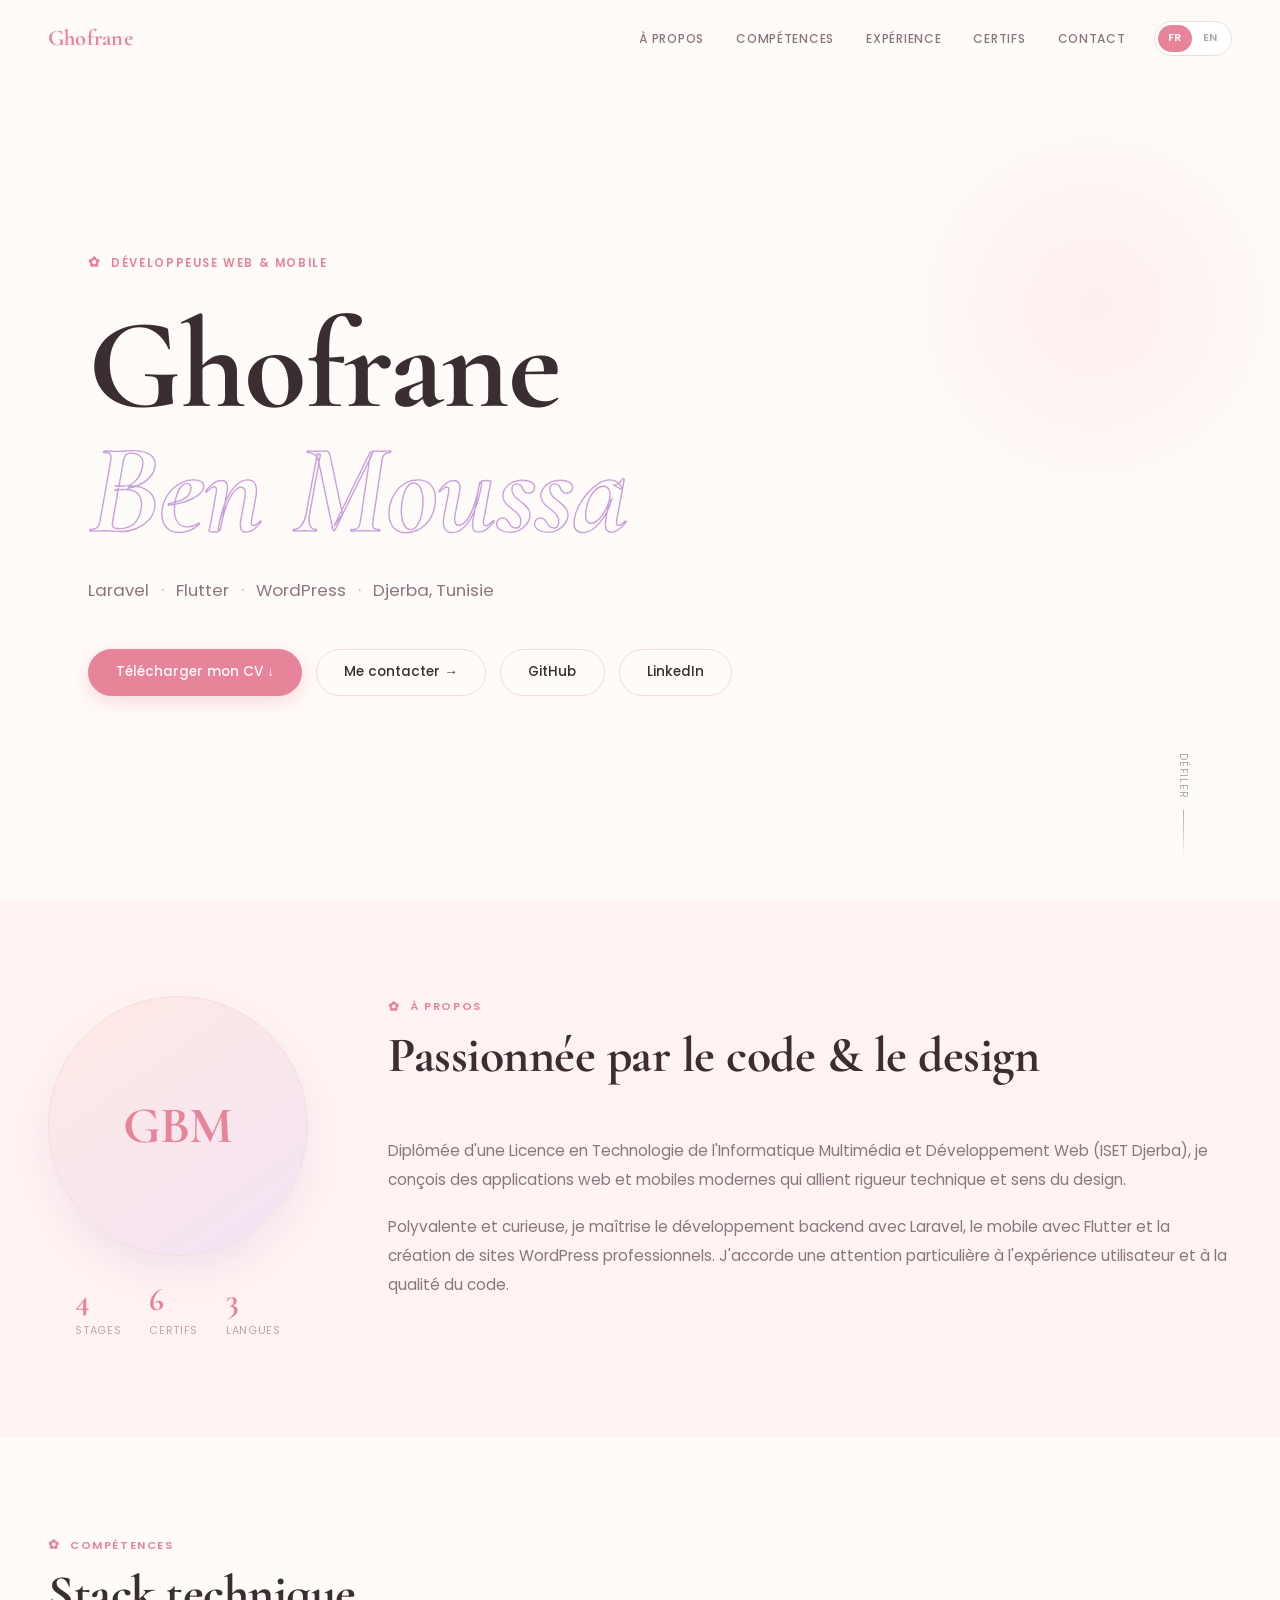
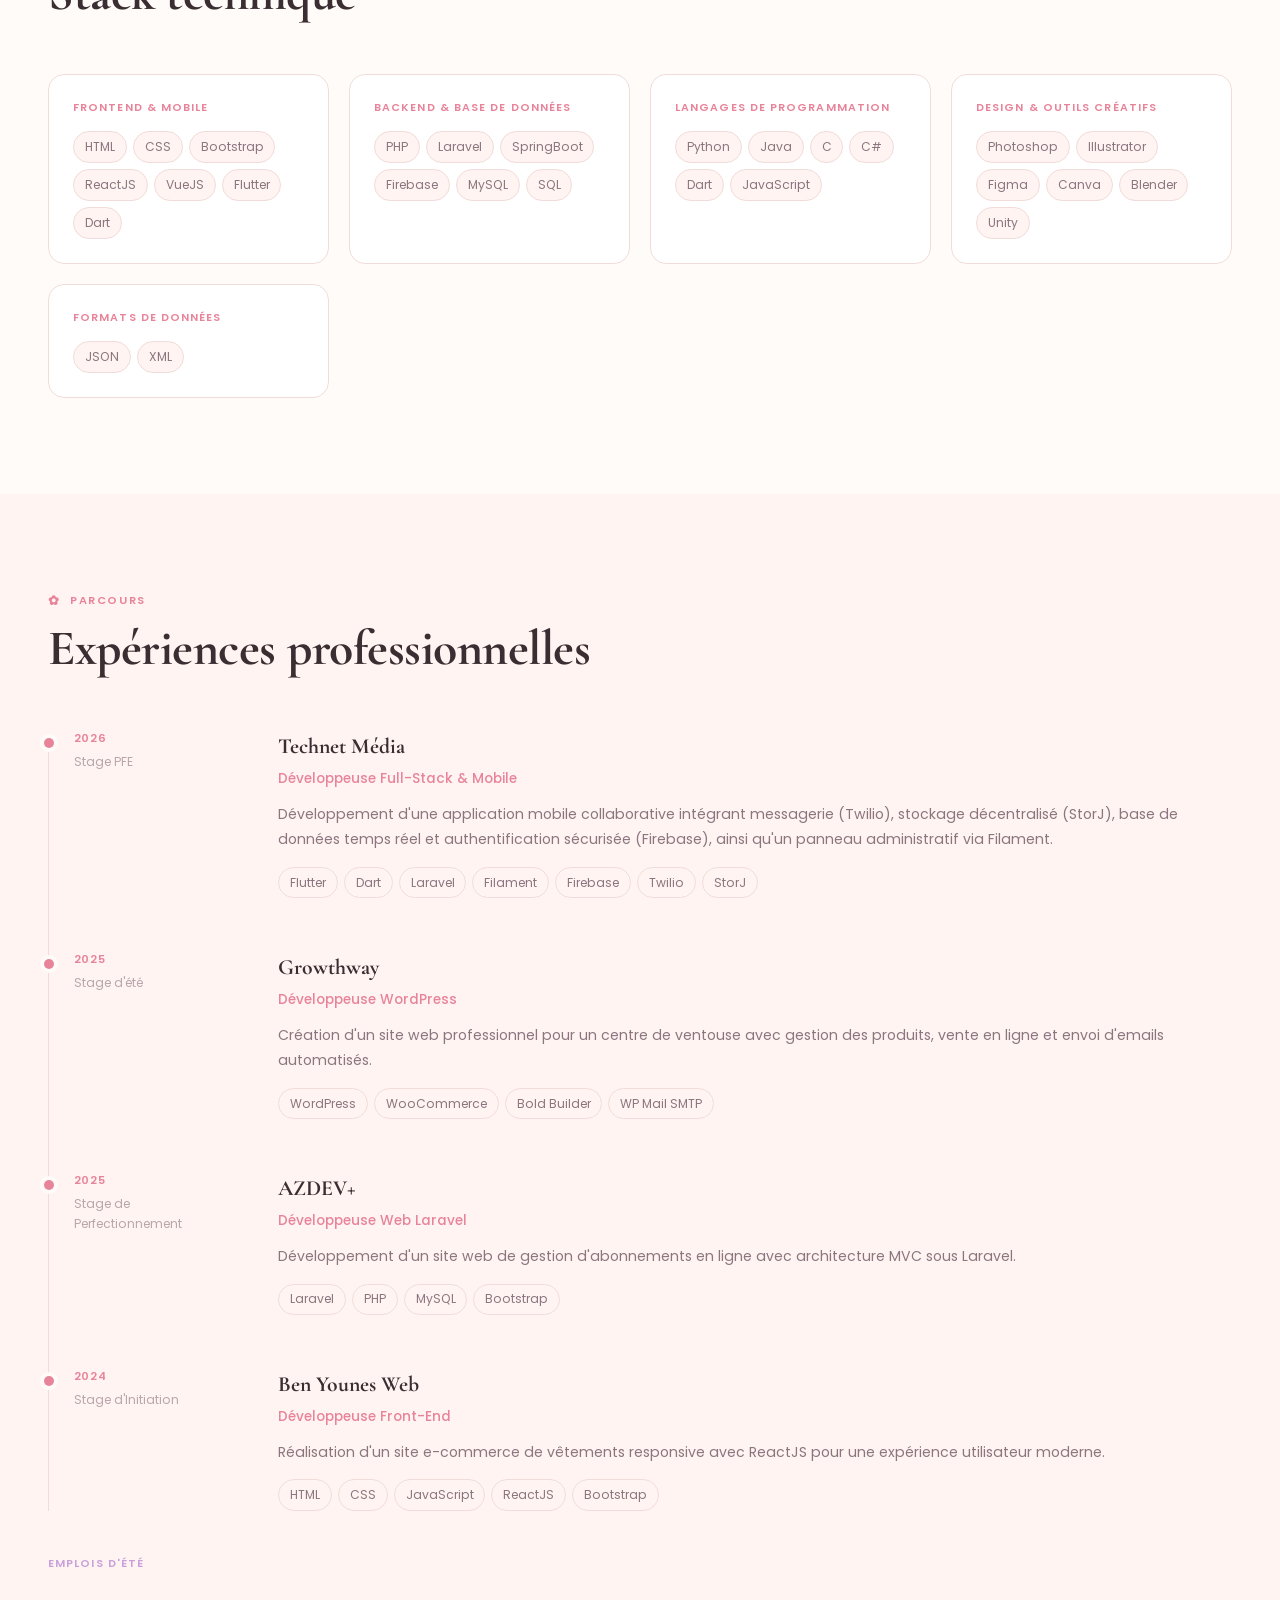
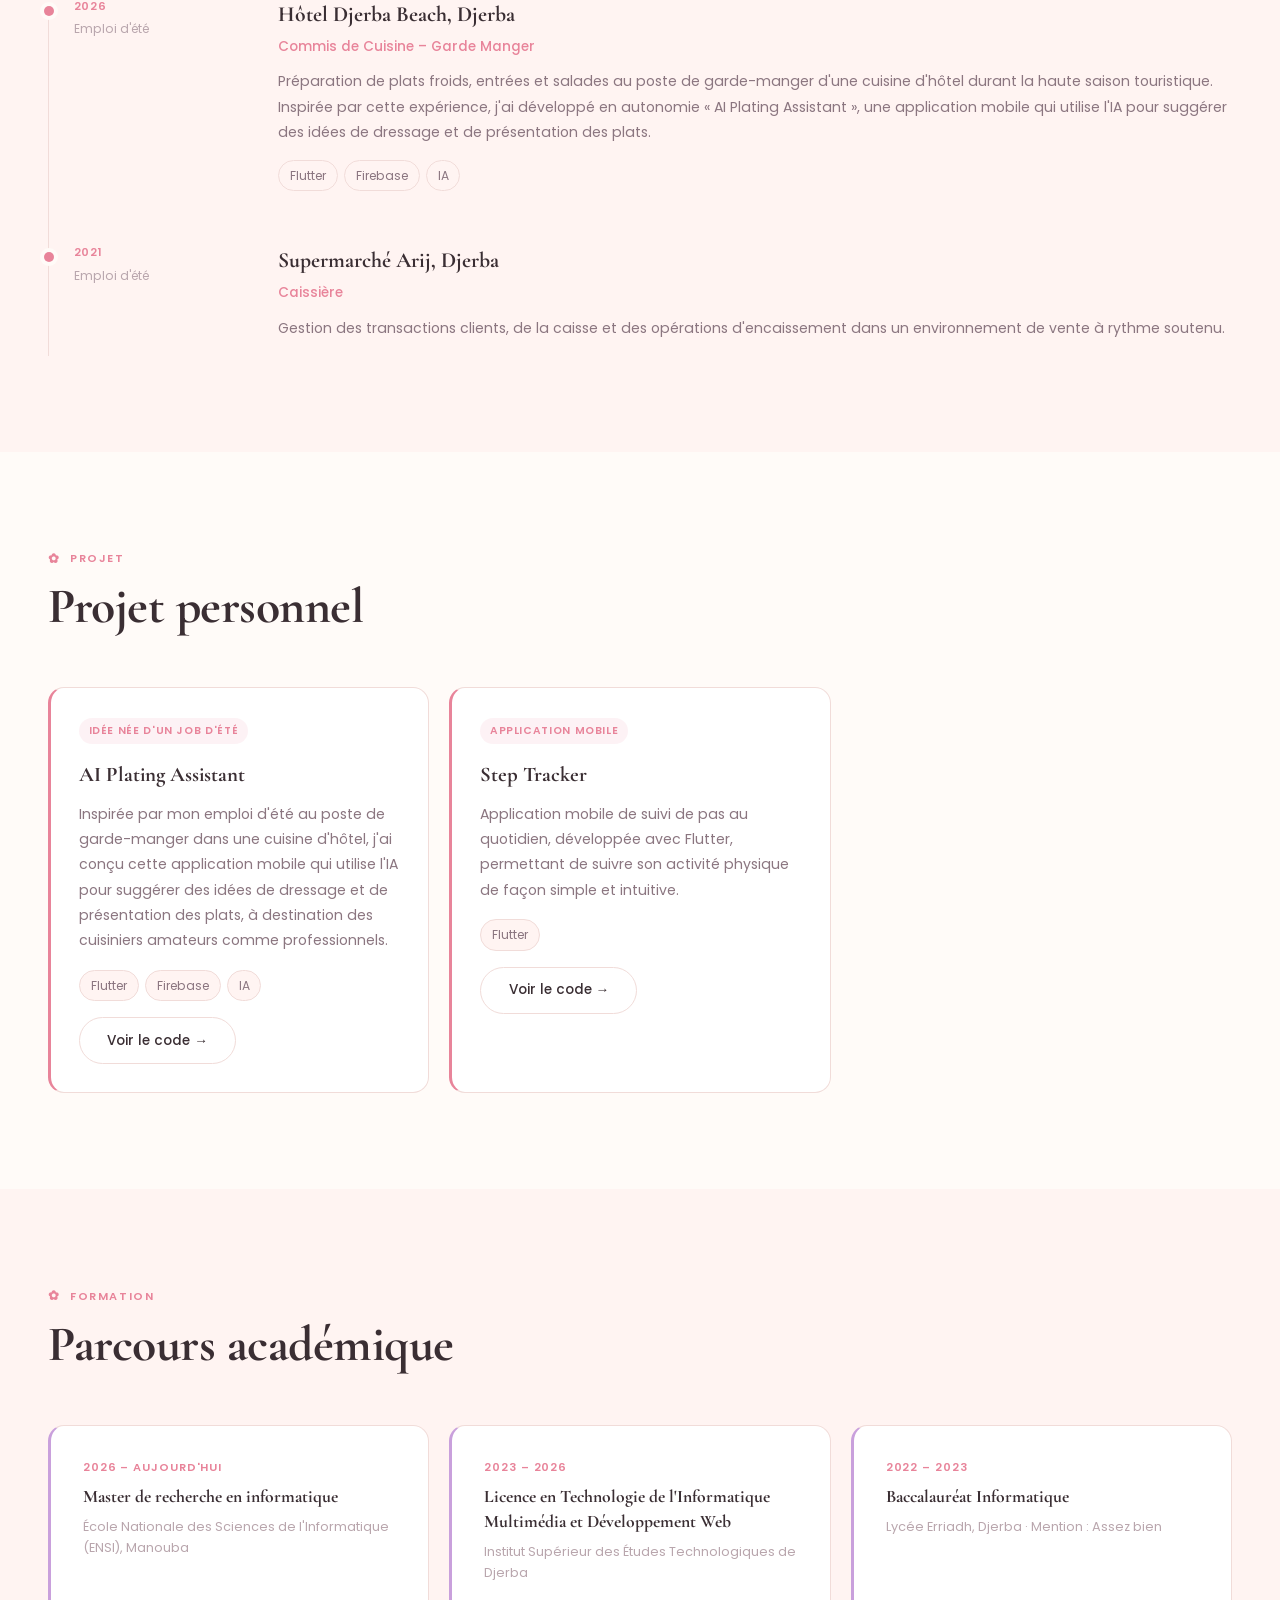
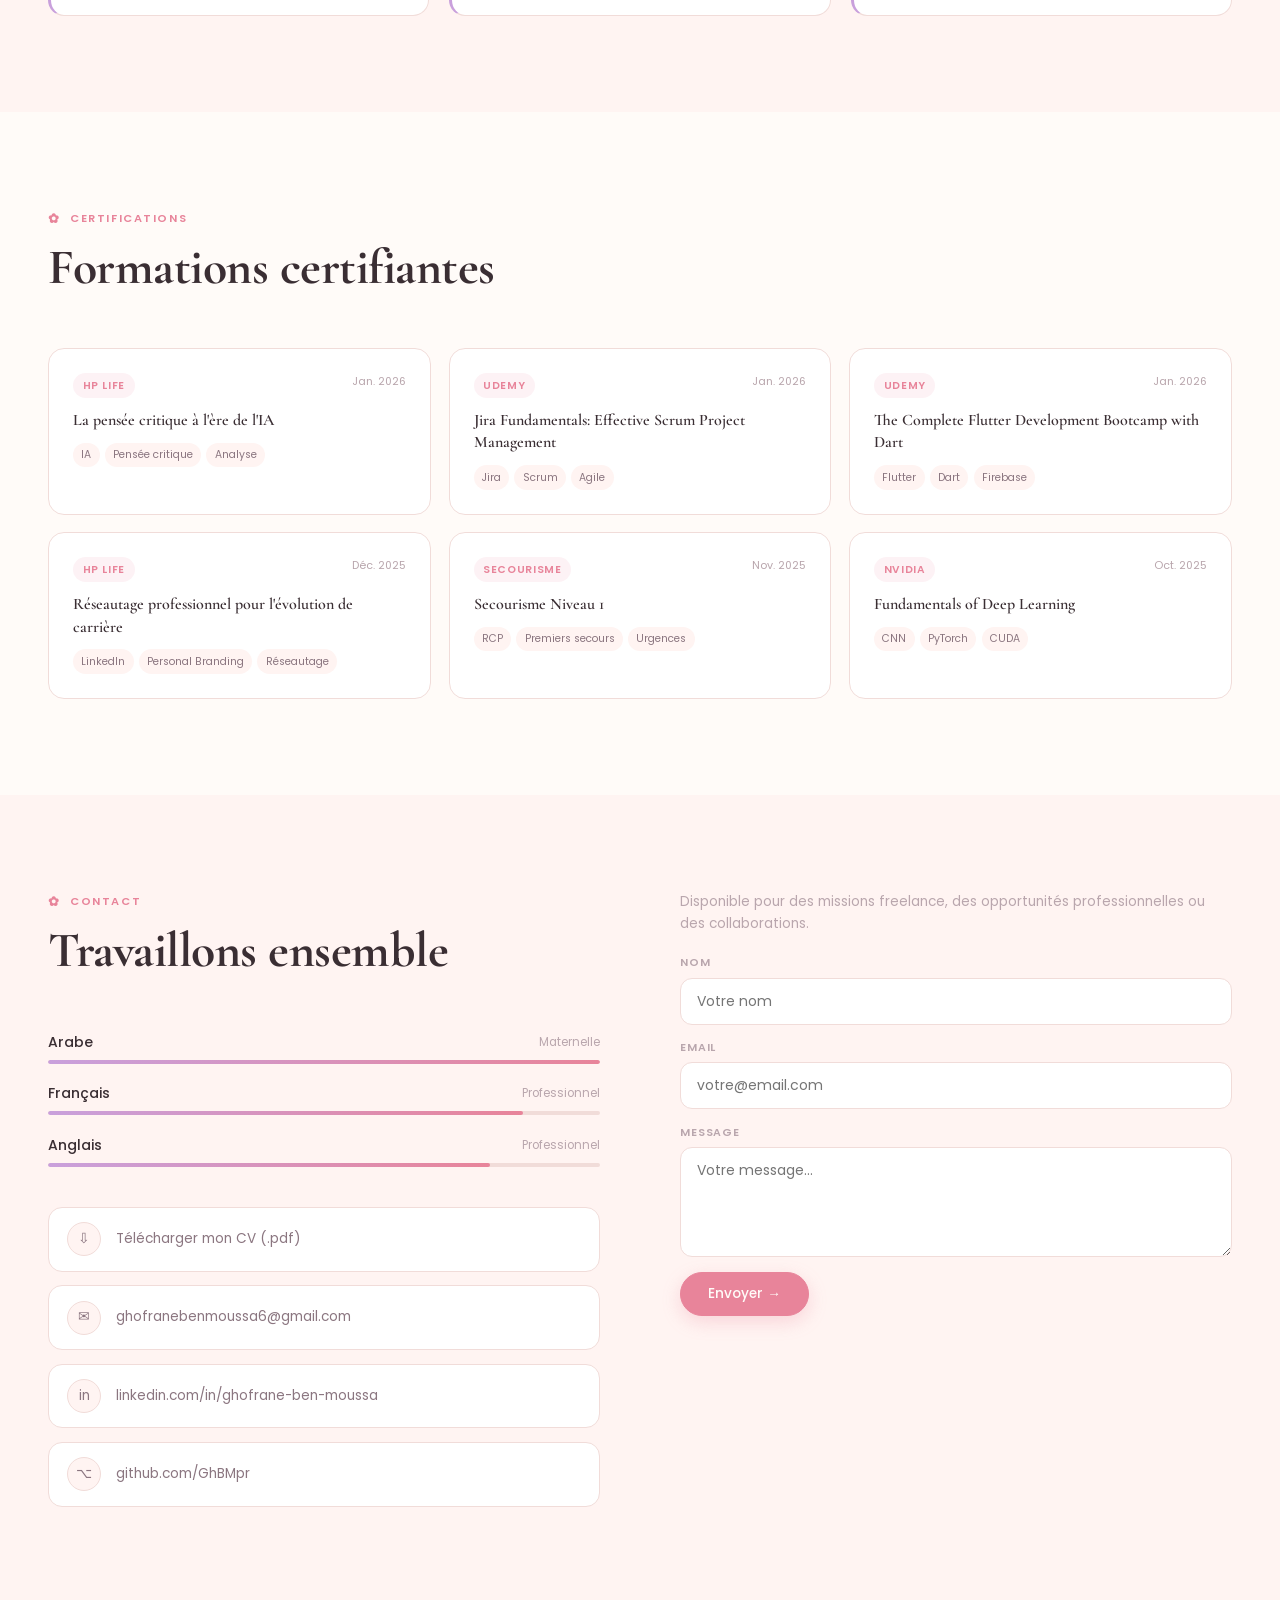
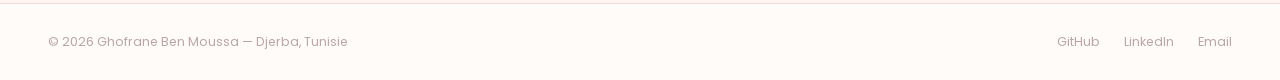
<file: index.html>
<!DOCTYPE html>
<html lang="fr">
<head>
  <meta charset="UTF-8">
  <meta name="viewport" content="width=device-width, initial-scale=1.0">
  <title>Ghofrane Ben Moussa – Portfolio</title>

  <!-- Favicons -->
  <link rel="icon" type="image/x-icon" href="assets/favicon.ico">
  <link rel="icon" type="image/png" sizes="32x32" href="assets/favicon-32.png">
  <link rel="icon" type="image/png" sizes="512x512" href="assets/favicon-512.png">
  <link rel="apple-touch-icon" sizes="180x180" href="assets/apple-touch-icon.png">

  <!-- Fonts + stylesheet -->
  <link href="https://fonts.googleapis.com/css2?family=Cormorant+Garamond:wght@500;600;700&family=Poppins:wght@300;400;500;600&display=swap" rel="stylesheet">
  <link rel="stylesheet" href="css/style.css">
</head>
<body>

<!--
  Translations: every element with data-i18n="key" is translated by js/main.js
  using the dictionary in the same file. The text written here is the French default.
-->

<!-- NAVIGATION -->
<nav id="nav">
  <a class="nav-logo" href="#hero">Ghofrane</a>
  <div class="nav-right">
    <ul class="nav-links" id="nav-links">
      <li><a href="#about" data-i18n="nav.about">À propos</a></li>
      <li><a href="#skills" data-i18n="nav.skills">Compétences</a></li>
      <li><a href="#experience" data-i18n="nav.experience">Expérience</a></li>
      <li><a href="#certifications" data-i18n="nav.certifications">Certifs</a></li>
      <li><a href="#contact" data-i18n="nav.contact">Contact</a></li>
    </ul>
    <div class="lang-switch">
      <button class="lang-btn" data-lang="fr">FR</button>
      <button class="lang-btn" data-lang="en">EN</button>
    </div>
    <button class="nav-burger" id="burger" aria-label="Menu">
      <span></span><span></span><span></span>
    </button>
  </div>
</nav>

<!-- HERO -->
<div id="hero">
  <div class="hero-eyebrow" data-i18n="hero.eyebrow">Développeuse Web &amp; Mobile</div>
  <h1 class="hero-name">
    Ghofrane<br>
    <span class="outline">Ben Moussa</span>
  </h1>
  <div class="hero-sub">
    <span>Laravel</span><span class="sep">·</span>
    <span>Flutter</span><span class="sep">·</span>
    <span>WordPress</span><span class="sep">·</span>
    <span data-i18n="hero.location">Djerba, Tunisie</span>
  </div>
  <div class="hero-actions">
    <!-- #cv-btn and #cv-clink hrefs are switched FR/EN by js/main.js -->
    <a id="cv-btn" href="cv/Ghofrane_Ben_Moussa_CV_FR.pdf" download="Ghofrane_Ben_Moussa_CV_FR.pdf" class="btn btn-fill" data-i18n="hero.downloadBtn">Télécharger mon CV ↓</a>
    <a href="#contact" class="btn btn-ghost" data-i18n="hero.contactBtn">Me contacter →</a>
    <a href="https://github.com/GhBMpr" target="_blank" rel="noopener" class="btn btn-ghost">GitHub</a>
    <a href="https://linkedin.com/in/ghofrane-ben-moussa-1828b138a" target="_blank" rel="noopener" class="btn btn-ghost">LinkedIn</a>
  </div>
  <div class="hero-scroll" data-i18n="hero.scroll">Défiler</div>
</div>

<!-- ABOUT -->
<section class="sec sec-alt" id="about">
  <div class="wrap">
    <div class="about-grid">
      <div class="avatar-box">
        <div class="avatar-mono">
          <span class="avatar-initials">GBM</span>
        </div>
        <div class="about-stats">
          <div><span class="s-val">4</span><span class="s-lbl" data-i18n="about.stat.internships">Stages</span></div>
          <div><span class="s-val">6</span><span class="s-lbl" data-i18n="about.stat.certs">Certifs</span></div>
          <div><span class="s-val">3</span><span class="s-lbl" data-i18n="about.stat.langs">Langues</span></div>
        </div>
      </div>
      <div>
        <div class="sec-label" data-i18n="about.label">À propos</div>
        <h2 class="sec-title" data-i18n="about.title">Passionnée par le code &amp; le design</h2>
        <div class="about-text">
          <p class="rv" data-i18n="about.p1">Diplômée d'une Licence en Technologie de l'Informatique Multimédia et Développement Web (ISET Djerba), je conçois des applications web et mobiles modernes qui allient rigueur technique et sens du design.</p>
          <p class="rv" data-i18n="about.p2">Polyvalente et curieuse, je maîtrise le développement backend avec Laravel, le mobile avec Flutter et la création de sites WordPress professionnels. J'accorde une attention particulière à l'expérience utilisateur et à la qualité du code.</p>
        </div>
      </div>
    </div>
  </div>
</section>

<!-- SKILLS -->
<section class="sec" id="skills">
  <div class="wrap">
    <div class="sec-label" data-i18n="skills.label">Compétences</div>
    <h2 class="sec-title" data-i18n="skills.title">Stack technique</h2>
    <div class="skills-grid">
      <div class="sk-card rv">
        <div class="sk-name" data-i18n="skills.frontend">Frontend &amp; Mobile</div>
        <div class="pills">
          <span class="pill">HTML</span><span class="pill">CSS</span><span class="pill">Bootstrap</span>
          <span class="pill">ReactJS</span><span class="pill">VueJS</span><span class="pill">Flutter</span><span class="pill">Dart</span>
        </div>
      </div>
      <div class="sk-card rv">
        <div class="sk-name" data-i18n="skills.backend">Backend &amp; Base de données</div>
        <div class="pills">
          <span class="pill">PHP</span><span class="pill">Laravel</span><span class="pill">SpringBoot</span>
          <span class="pill">Firebase</span><span class="pill">MySQL</span><span class="pill">SQL</span>
        </div>
      </div>
      <div class="sk-card rv">
        <div class="sk-name" data-i18n="skills.langs">Langages de programmation</div>
        <div class="pills">
          <span class="pill">Python</span><span class="pill">Java</span><span class="pill">C</span>
          <span class="pill">C#</span><span class="pill">Dart</span><span class="pill">JavaScript</span>
        </div>
      </div>
      <div class="sk-card rv">
        <div class="sk-name" data-i18n="skills.design">Design &amp; Outils créatifs</div>
        <div class="pills">
          <span class="pill">Photoshop</span><span class="pill">Illustrator</span><span class="pill">Figma</span>
          <span class="pill">Canva</span><span class="pill">Blender</span><span class="pill">Unity</span>
        </div>
      </div>
      <div class="sk-card rv">
        <div class="sk-name" data-i18n="skills.data">Formats de données</div>
        <div class="pills">
          <span class="pill">JSON</span><span class="pill">XML</span>
        </div>
      </div>
    </div>
  </div>
</section>

<!-- EXPERIENCE: internships, then summer jobs (most recent first) -->
<section class="sec sec-alt" id="experience">
  <div class="wrap">
    <div class="sec-label" data-i18n="experience.label">Parcours</div>
    <h2 class="sec-title" data-i18n="experience.title">Expériences professionnelles</h2>

    <div class="timeline">
      <div class="exp-item rv">
        <div class="exp-dot"></div>
        <div class="exp-meta">
          <div class="exp-yr">2026</div>
          <div class="exp-kind" data-i18n="exp1.kind">Stage PFE</div>
        </div>
        <div>
          <div class="exp-co">Technet Média</div>
          <div class="exp-role" data-i18n="exp1.role">Développeuse Full-Stack &amp; Mobile</div>
          <p class="exp-desc" data-i18n="exp1.desc">Développement d'une application mobile collaborative intégrant messagerie (Twilio), stockage décentralisé (StorJ), base de données temps réel et authentification sécurisée (Firebase), ainsi qu'un panneau administratif via Filament.</p>
          <div class="pills">
            <span class="pill">Flutter</span><span class="pill">Dart</span><span class="pill">Laravel</span>
            <span class="pill">Filament</span><span class="pill">Firebase</span><span class="pill">Twilio</span><span class="pill">StorJ</span>
          </div>
        </div>
      </div>

      <div class="exp-item rv">
        <div class="exp-dot"></div>
        <div class="exp-meta">
          <div class="exp-yr">2025</div>
          <div class="exp-kind" data-i18n="exp2.kind">Stage d'été</div>
        </div>
        <div>
          <div class="exp-co">Growthway</div>
          <div class="exp-role" data-i18n="exp2.role">Développeuse WordPress</div>
          <p class="exp-desc" data-i18n="exp2.desc">Création d'un site web professionnel pour un centre de ventouse avec gestion des produits, vente en ligne et envoi d'emails automatisés.</p>
          <div class="pills">
            <span class="pill">WordPress</span><span class="pill">WooCommerce</span>
            <span class="pill">Bold Builder</span><span class="pill">WP Mail SMTP</span>
          </div>
        </div>
      </div>

      <div class="exp-item rv">
        <div class="exp-dot"></div>
        <div class="exp-meta">
          <div class="exp-yr">2025</div>
          <div class="exp-kind" data-i18n="exp3.kind">Stage de Perfectionnement</div>
        </div>
        <div>
          <div class="exp-co">AZDEV+</div>
          <div class="exp-role" data-i18n="exp3.role">Développeuse Web Laravel</div>
          <p class="exp-desc" data-i18n="exp3.desc">Développement d'un site web de gestion d'abonnements en ligne avec architecture MVC sous Laravel.</p>
          <div class="pills">
            <span class="pill">Laravel</span><span class="pill">PHP</span>
            <span class="pill">MySQL</span><span class="pill">Bootstrap</span>
          </div>
        </div>
      </div>

      <div class="exp-item rv">
        <div class="exp-dot"></div>
        <div class="exp-meta">
          <div class="exp-yr">2024</div>
          <div class="exp-kind" data-i18n="exp4.kind">Stage d'Initiation</div>
        </div>
        <div>
          <div class="exp-co">Ben Younes Web</div>
          <div class="exp-role" data-i18n="exp4.role">Développeuse Front-End</div>
          <p class="exp-desc" data-i18n="exp4.desc">Réalisation d'un site e-commerce de vêtements responsive avec ReactJS pour une expérience utilisateur moderne.</p>
          <div class="pills">
            <span class="pill">HTML</span><span class="pill">CSS</span><span class="pill">JavaScript</span>
            <span class="pill">ReactJS</span><span class="pill">Bootstrap</span>
          </div>
        </div>
      </div>
    </div>

    <div class="sub-label" data-i18n="summer.label">Emplois d'été</div>

    <div class="timeline">
      <div class="exp-item rv">
        <div class="exp-dot"></div>
        <div class="exp-meta">
          <div class="exp-yr">2026</div>
          <div class="exp-kind" data-i18n="exp5.kind">Emploi d'été</div>
        </div>
        <div>
          <div class="exp-co" data-i18n="exp5.co">Hôtel Djerba Beach, Djerba</div>
          <div class="exp-role" data-i18n="exp5.role">Commis de Cuisine – Garde Manger</div>
          <p class="exp-desc" data-i18n="exp5.desc">Préparation de plats froids, entrées et salades au poste de garde-manger d'une cuisine d'hôtel durant la haute saison touristique. Inspirée par cette expérience, j'ai développé en autonomie « AI Plating Assistant », une application mobile qui utilise l'IA pour suggérer des idées de dressage et de présentation des plats.</p>
          <div class="pills">
            <span class="pill">Flutter</span><span class="pill">Firebase</span><span class="pill">IA</span>
          </div>
        </div>
      </div>

      <div class="exp-item rv">
        <div class="exp-dot"></div>
        <div class="exp-meta">
          <div class="exp-yr">2021</div>
          <div class="exp-kind" data-i18n="exp6.kind">Emploi d'été</div>
        </div>
        <div>
          <div class="exp-co" data-i18n="exp6.co">Supermarché Arij, Djerba</div>
          <div class="exp-role" data-i18n="exp6.role">Caissière</div>
          <p class="exp-desc" data-i18n="exp6.desc">Gestion des transactions clients, de la caisse et des opérations d'encaissement dans un environnement de vente à rythme soutenu.</p>
        </div>
      </div>
    </div>
  </div>
</section>

<!-- PROJECTS -->
<section class="sec" id="projects">
  <div class="wrap">
    <div class="sec-label" data-i18n="projects.label">Projet</div>
    <h2 class="sec-title" data-i18n="projects.title">Projet personnel</h2>
    <div class="proj-grid">
      <div class="proj-card rv">
        <span class="proj-badge" data-i18n="proj1.badge">Idée née d'un job d'été</span>
        <div class="proj-title">AI Plating Assistant</div>
        <p class="proj-desc" data-i18n="proj1.desc">Inspirée par mon emploi d'été au poste de garde-manger dans une cuisine d'hôtel, j'ai conçu cette application mobile qui utilise l'IA pour suggérer des idées de dressage et de présentation des plats, à destination des cuisiniers amateurs comme professionnels.</p>
        <div class="pills">
          <span class="pill">Flutter</span><span class="pill">Firebase</span><span class="pill">IA</span>
        </div>
        <a href="https://github.com/GhBMpr/ai_plating_assistant" target="_blank" rel="noopener" class="btn btn-ghost btn-spaced" data-i18n="proj2.link">Voir le code →</a>
      </div>
      <div class="proj-card rv">
        <span class="proj-badge" data-i18n="proj2.badge">Application mobile</span>
        <div class="proj-title">Step Tracker</div>
        <p class="proj-desc" data-i18n="proj2.desc">Application mobile de suivi de pas au quotidien, développée avec Flutter, permettant de suivre son activité physique de façon simple et intuitive.</p>
        <div class="pills">
          <span class="pill">Flutter</span>
        </div>
        <a href="https://github.com/GhBMpr/steps_tracker" target="_blank" rel="noopener" class="btn btn-ghost btn-spaced" data-i18n="proj2.link">Voir le code →</a>
      </div>
    </div>
  </div>
</section>

<!-- EDUCATION (most recent first) -->
<section class="sec sec-alt" id="education">
  <div class="wrap">
    <div class="sec-label" data-i18n="education.label">Formation</div>
    <h2 class="sec-title" data-i18n="education.title">Parcours académique</h2>
    <div class="edu-grid">
      <!-- Current program -->
      <div class="edu-card rv">
        <div class="edu-yrs" data-i18n="edu0.yrs">2026 – Aujourd'hui</div>
        <div class="edu-degree" data-i18n="edu0.degree">Master de recherche en informatique</div>
        <div class="edu-school" data-i18n="edu0.school">École Nationale des Sciences de l'Informatique (ENSI), Manouba</div>
      </div>
      <div class="edu-card rv">
        <div class="edu-yrs">2023 – 2026</div>
        <div class="edu-degree" data-i18n="edu1.degree">Licence en Technologie de l'Informatique Multimédia et Développement Web</div>
        <div class="edu-school" data-i18n="edu1.school">Institut Supérieur des Études Technologiques de Djerba</div>
      </div>
      <div class="edu-card rv">
        <div class="edu-yrs">2022 – 2023</div>
        <div class="edu-degree" data-i18n="edu2.degree">Baccalauréat Informatique</div>
        <div class="edu-school" data-i18n="edu2.school">Lycée Erriadh, Djerba · Mention : Assez bien</div>
      </div>
    </div>
  </div>
</section>

<!-- CERTIFICATIONS -->
<section class="sec" id="certifications">
  <div class="wrap">
    <div class="sec-label" data-i18n="certifications.label">Certifications</div>
    <h2 class="sec-title" data-i18n="certifications.title">Formations certifiantes</h2>
    <div class="certs-grid">
      <div class="cert-card rv">
        <div class="cert-top">
          <span class="cert-badge">HP Life</span>
          <span class="cert-dt">Jan. 2026</span>
        </div>
        <div class="cert-title" data-i18n="cert1.title">La pensée critique à l'ère de l'IA</div>
        <div class="cert-tags">
          <span class="ctag" data-i18n="cert1.tag1">IA</span><span class="ctag" data-i18n="cert1.tag2">Pensée critique</span><span class="ctag" data-i18n="cert1.tag3">Analyse</span>
        </div>
      </div>
      <div class="cert-card rv">
        <div class="cert-top">
          <span class="cert-badge">Udemy</span>
          <span class="cert-dt">Jan. 2026</span>
        </div>
        <div class="cert-title">Jira Fundamentals: Effective Scrum Project Management</div>
        <div class="cert-tags">
          <span class="ctag">Jira</span><span class="ctag">Scrum</span><span class="ctag">Agile</span>
        </div>
      </div>
      <div class="cert-card rv">
        <div class="cert-top">
          <span class="cert-badge">Udemy</span>
          <span class="cert-dt">Jan. 2026</span>
        </div>
        <div class="cert-title">The Complete Flutter Development Bootcamp with Dart</div>
        <div class="cert-tags">
          <span class="ctag">Flutter</span><span class="ctag">Dart</span><span class="ctag">Firebase</span>
        </div>
      </div>
      <div class="cert-card rv">
        <div class="cert-top">
          <span class="cert-badge">HP Life</span>
          <span class="cert-dt">Déc. 2025</span>
        </div>
        <div class="cert-title" data-i18n="cert4.title">Réseautage professionnel pour l'évolution de carrière</div>
        <div class="cert-tags">
          <span class="ctag">LinkedIn</span><span class="ctag" data-i18n="cert4.tag2">Personal Branding</span><span class="ctag" data-i18n="cert4.tag3">Réseautage</span>
        </div>
      </div>
      <div class="cert-card rv">
        <div class="cert-top">
          <span class="cert-badge" data-i18n="cert5.badge">Secourisme</span>
          <span class="cert-dt" data-i18n="cert5.dt">Nov. 2025</span>
        </div>
        <div class="cert-title" data-i18n="cert5.title">Secourisme Niveau 1</div>
        <div class="cert-tags">
          <span class="ctag" data-i18n="cert5.tag1">RCP</span><span class="ctag" data-i18n="cert5.tag2">Premiers secours</span><span class="ctag" data-i18n="cert5.tag3">Urgences</span>
        </div>
      </div>
      <div class="cert-card rv">
        <div class="cert-top">
          <span class="cert-badge">NVIDIA</span>
          <span class="cert-dt">Oct. 2025</span>
        </div>
        <div class="cert-title">Fundamentals of Deep Learning</div>
        <div class="cert-tags">
          <span class="ctag">CNN</span><span class="ctag">PyTorch</span><span class="ctag">CUDA</span>
        </div>
      </div>
    </div>
  </div>
</section>

<!-- CONTACT + LANGUAGES -->
<section class="sec sec-alt" id="contact">
  <div class="wrap">
    <div class="contact-grid">

      <!-- Left column: languages + contact links -->
      <div>
        <div class="sec-label" data-i18n="contact.label">Contact</div>
        <h2 class="sec-title" data-i18n="contact.title">Travaillons ensemble</h2>

        <!-- data-w = final bar width, animated by js/main.js when the section is visible -->
        <div class="lang-stack">
          <div>
            <div class="lang-hdr"><span class="lang-nm" data-i18n="lang.arabic">Arabe</span><span class="lang-lv" data-i18n="lang.arabic.lv">Maternelle</span></div>
            <div class="lang-track"><div class="lang-fill" data-w="100%"></div></div>
          </div>
          <div>
            <div class="lang-hdr"><span class="lang-nm" data-i18n="lang.french">Français</span><span class="lang-lv" data-i18n="lang.french.lv">Professionnel</span></div>
            <div class="lang-track"><div class="lang-fill" data-w="86%"></div></div>
          </div>
          <div>
            <div class="lang-hdr"><span class="lang-nm" data-i18n="lang.english">Anglais</span><span class="lang-lv" data-i18n="lang.english.lv">Professionnel</span></div>
            <div class="lang-track"><div class="lang-fill" data-w="80%"></div></div>
          </div>
        </div>

        <div class="clinks">
          <a id="cv-clink" href="cv/Ghofrane_Ben_Moussa_CV_FR.pdf" download="Ghofrane_Ben_Moussa_CV_FR.pdf" class="clink">
            <div class="clink-ico">⇩</div>
            <span data-i18n="contact.downloadCv">Télécharger mon CV (.pdf)</span>
          </a>
          <a href="mailto:ghofranebenmoussa6@gmail.com" class="clink">
            <div class="clink-ico">✉</div>
            ghofranebenmoussa6@gmail.com
          </a>
          <a href="https://linkedin.com/in/ghofrane-ben-moussa-1828b138a" target="_blank" rel="noopener" class="clink">
            <div class="clink-ico">in</div>
            linkedin.com/in/ghofrane-ben-moussa
          </a>
          <a href="https://github.com/GhBMpr" target="_blank" rel="noopener" class="clink">
            <div class="clink-ico">⌥</div>
            github.com/GhBMpr
          </a>
        </div>
      </div>

      <!-- Right column: contact form (opens the visitor's mail client, see sendMsg() in js/main.js) -->
      <div>
        <div class="form">
          <p data-i18n="contact.formNote">Disponible pour des missions freelance, des opportunités professionnelles ou des collaborations.</p>
          <div class="f-row">
            <label class="f-lbl" for="fn" data-i18n="form.name">Nom</label>
            <input class="f-inp" id="fn" type="text" data-i18n-ph="form.namePh" placeholder="Votre nom">
          </div>
          <div class="f-row">
            <label class="f-lbl" for="fe" data-i18n="form.email">Email</label>
            <input class="f-inp" id="fe" type="email" placeholder="votre@email.com">
          </div>
          <div class="f-row">
            <label class="f-lbl" for="fm" data-i18n="form.message">Message</label>
            <textarea class="f-area" id="fm" data-i18n-ph="form.messagePh" placeholder="Votre message..."></textarea>
          </div>
          <button type="button" id="send-btn" class="btn btn-fill btn-start" data-i18n="form.send">Envoyer →</button>
        </div>
      </div>

    </div>
  </div>
</section>

<!-- FOOTER -->
<footer>
  <span class="foot-txt" data-i18n="footer.txt">© 2026 Ghofrane Ben Moussa — Djerba, Tunisie</span>
  <div class="foot-links">
    <a class="foot-a" href="https://github.com/GhBMpr" target="_blank" rel="noopener">GitHub</a>
    <a class="foot-a" href="https://linkedin.com/in/ghofrane-ben-moussa-1828b138a" target="_blank" rel="noopener">LinkedIn</a>
    <a class="foot-a" href="mailto:ghofranebenmoussa6@gmail.com">Email</a>
  </div>
</footer>

<script src="js/main.js"></script>
</body>
</html>
</file>
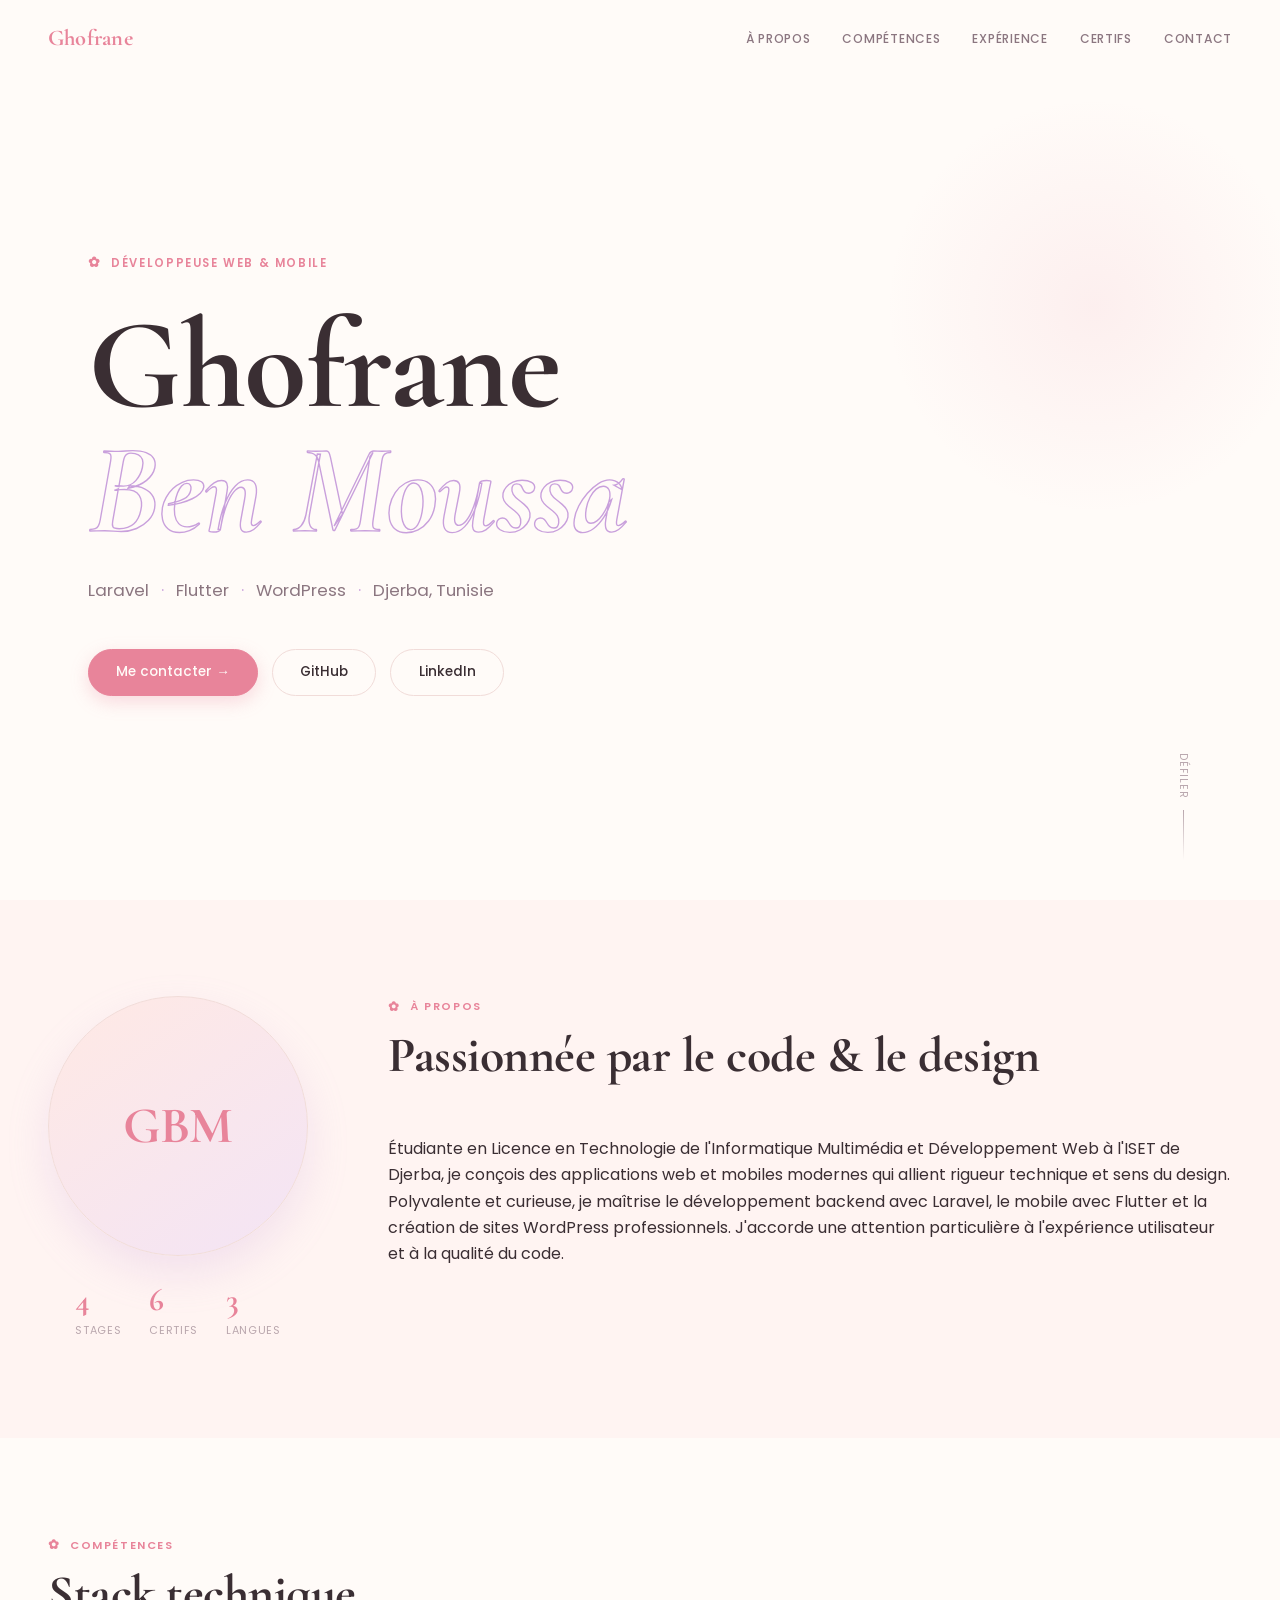
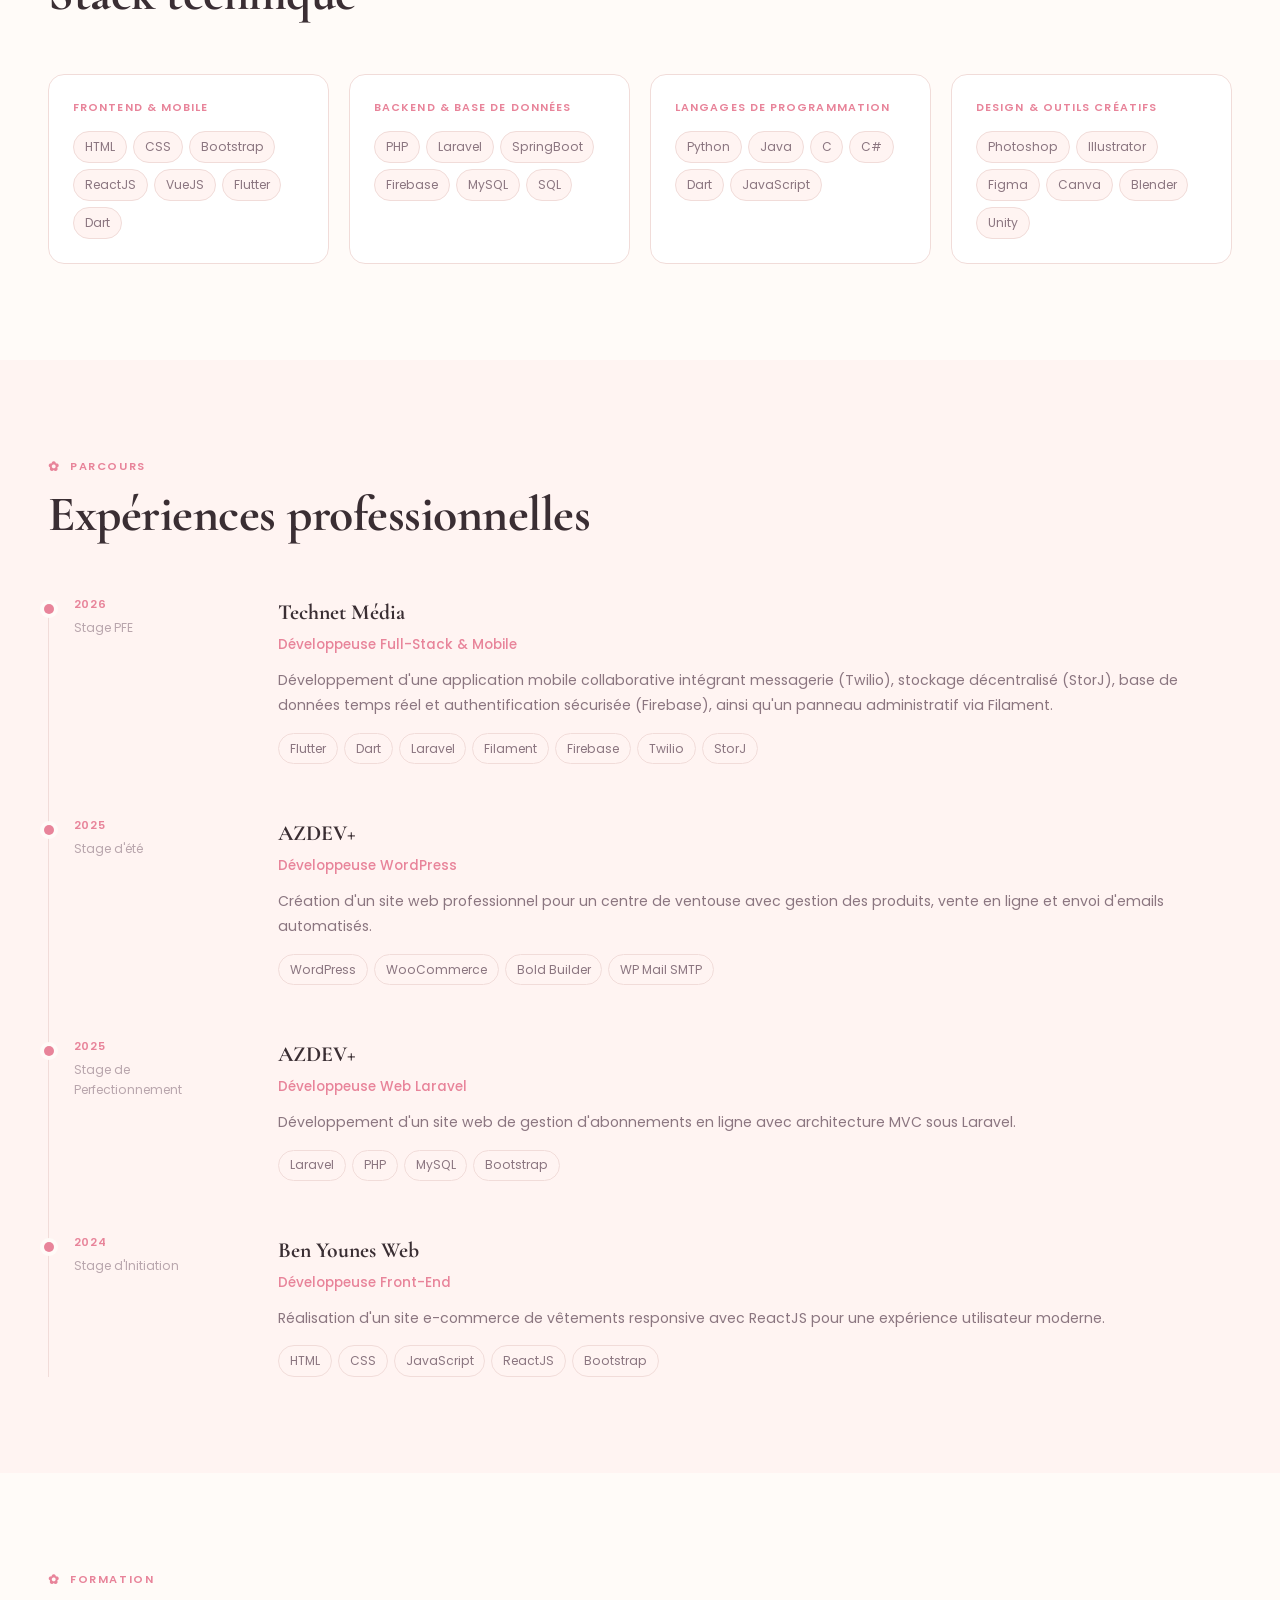
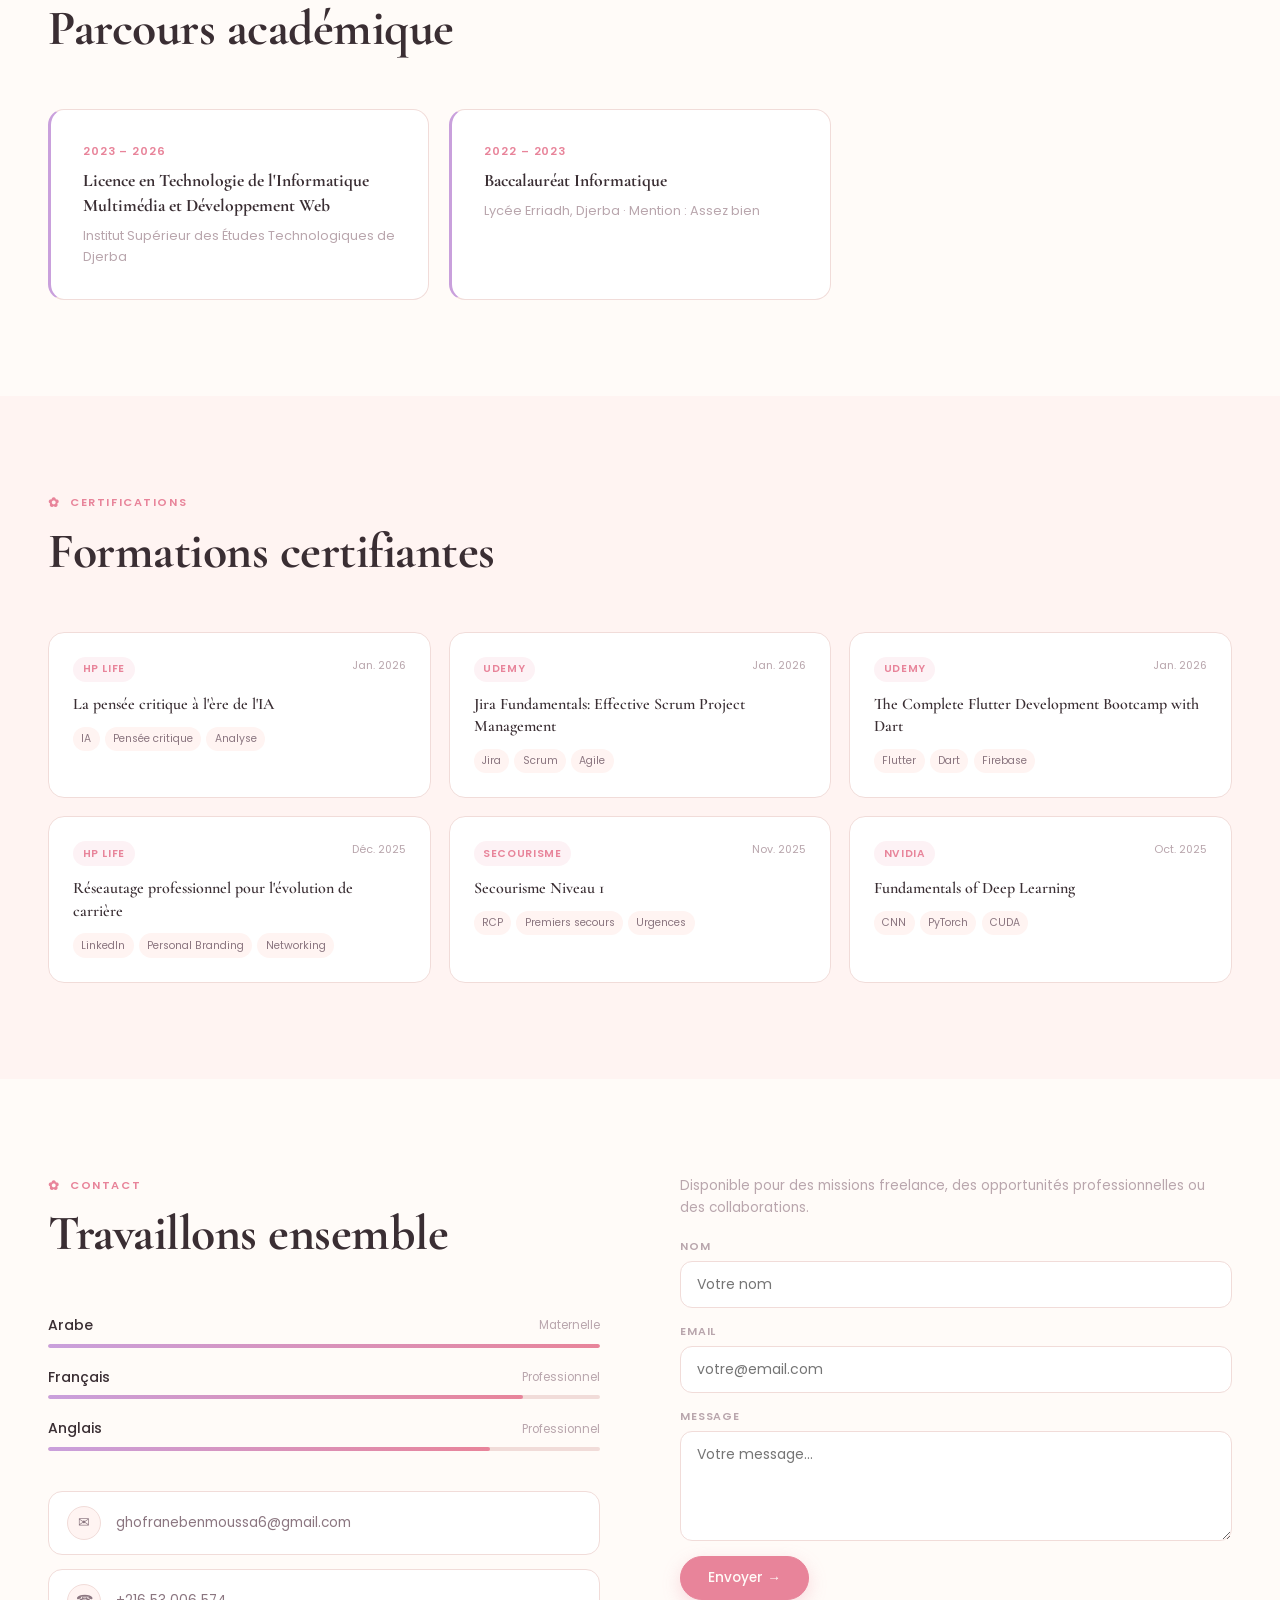
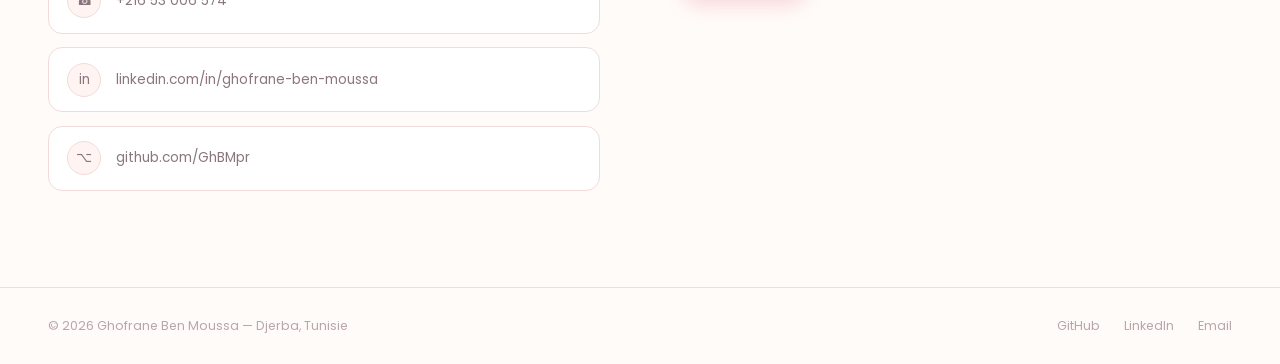
<file: portfolio.html>
<!DOCTYPE html>
<html lang="fr">
<head>
  <meta charset="UTF-8">
  <meta name="viewport" content="width=device-width, initial-scale=1.0">
  <title>Ghofrane Ben Moussa – Portfolio</title>
  <link href="https://fonts.googleapis.com/css2?family=Cormorant+Garamond:wght@500;600;700&family=Poppins:wght@300;400;500;600&display=swap" rel="stylesheet">
  <style>
    *, *::before, *::after { box-sizing: border-box; margin: 0; padding: 0; }

    :root {
      --bg:        #FFFBF8;
      --surface:   #FFF4F2;
      --surface2:  #FFFFFF;
      --border:    #F1DCD9;
      --accent:    #E8849A;
      --accent2:   #C9A0DC;
      --aglow:     rgba(232,132,154,.10);
      --text:      #3A2E33;
      --subtle:    #8B7680;
      --muted:     #B9A6AD;
    }

    html { scroll-behavior: smooth; }

    body {
      background: var(--bg);
      color: var(--text);
      font-family: 'Poppins', sans-serif;
      line-height: 1.65;
      overflow-x: hidden;
    }

    /* ── NAV ──────────────────────────────────── */
    nav {
      position: fixed; top: 0; left: 0; right: 0;
      z-index: 100;
      padding: 1.25rem 3rem;
      display: flex;
      justify-content: space-between;
      align-items: center;
      transition: background .3s, border-color .3s;
      border-bottom: 1px solid transparent;
    }
    nav.scrolled {
      background: rgba(255,251,248,.92);
      backdrop-filter: blur(14px);
      border-color: var(--border);
    }
    .nav-logo {
      font-family: 'Cormorant Garamond', serif;
      font-weight: 700; font-size: 1.4rem;
      color: var(--accent); text-decoration: none;
      letter-spacing: .01em;
    }
    .nav-links { display: flex; gap: 2rem; list-style: none; }
    .nav-links a {
      color: var(--subtle); text-decoration: none;
      font-size: .76rem; font-weight: 500;
      letter-spacing: .06em; text-transform: uppercase;
      transition: color .2s;
    }
    .nav-links a:hover, .nav-links a.active { color: var(--accent); }
    .nav-burger {
      display: none; flex-direction: column; gap: 5px;
      background: none; border: none; cursor: pointer; padding: 4px;
    }
    .nav-burger span {
      display: block; width: 22px; height: 1.5px;
      background: var(--subtle); transition: background .2s;
    }
    .nav-burger:hover span { background: var(--accent); }

    /* ── HERO ─────────────────────────────────── */
    #hero {
      min-height: 100vh;
      max-width: 1200px; margin: 0 auto;
      padding: 8rem 3rem 5rem;
      display: flex; flex-direction: column; justify-content: center;
      position: relative;
    }
    #hero::before {
      content: '';
      position: absolute; top: 6rem; right: -4rem;
      width: 420px; height: 420px; border-radius: 50%;
      background: radial-gradient(circle, var(--aglow), transparent 70%);
      z-index: -1;
    }
    .hero-eyebrow {
      display: inline-flex; align-items: center; gap: .6rem;
      font-size: .72rem; font-weight: 600;
      letter-spacing: .14em; text-transform: uppercase;
      color: var(--accent); margin-bottom: 1.75rem;
    }
    .hero-eyebrow::before {
      content: '✿'; display: block; font-size: .85rem;
    }
    .hero-name {
      font-family: 'Cormorant Garamond', serif;
      font-weight: 700;
      font-size: clamp(3.2rem, 10vw, 8.5rem);
      line-height: .98; letter-spacing: -.01em;
      color: var(--text); margin-bottom: 1.5rem;
    }
    .hero-name .outline {
      color: transparent;
      -webkit-text-stroke: 1.4px var(--accent2);
      font-style: italic;
    }
    .hero-sub {
      font-size: clamp(.9rem, 1.5vw, 1.05rem);
      color: var(--subtle); margin-bottom: 2.75rem;
      display: flex; flex-wrap: wrap; align-items: center; gap: .75rem;
    }
    .hero-sub .sep { color: var(--accent2); }
    .hero-actions { display: flex; gap: .875rem; flex-wrap: wrap; }
    .hero-scroll {
      position: absolute; bottom: 2.5rem; right: 3rem;
      writing-mode: vertical-rl;
      display: flex; align-items: center; gap: .65rem;
      font-size: .65rem; letter-spacing: .1em; text-transform: uppercase;
      color: var(--muted);
    }
    .hero-scroll::after {
      content: ''; display: block;
      width: 1px; height: 50px;
      background: linear-gradient(to bottom, var(--muted), transparent);
    }

    /* ── BUTTONS ──────────────────────────────── */
    .btn {
      display: inline-flex; align-items: center; gap: .45rem;
      padding: .7rem 1.7rem;
      font-family: 'Poppins', sans-serif;
      font-weight: 500; font-size: .85rem;
      border-radius: 30px; text-decoration: none;
      border: 1px solid transparent; cursor: pointer;
      transition: all .25s;
    }
    .btn-fill  { background: var(--accent); color: #FFFBF8; border-color: var(--accent); box-shadow: 0 6px 18px rgba(232,132,154,.28); }
    .btn-fill:hover  { background: #d96e87; transform: translateY(-1px); }
    .btn-ghost { background: transparent; color: var(--text); border-color: var(--border); }
    .btn-ghost:hover { border-color: var(--accent); color: var(--accent); }

    /* ── SECTION SHELL ────────────────────────── */
    .sec { padding: 6rem 3rem; }
    .sec-alt { background: var(--surface); }
    .wrap { max-width: 1200px; margin: 0 auto; }

    .sec-label {
      display: flex; align-items: center; gap: .6rem;
      font-size: .7rem; font-weight: 600;
      letter-spacing: .14em; text-transform: uppercase;
      color: var(--accent); margin-bottom: .6rem;
    }
    .sec-label::before {
      content: '✿'; display: block; font-size: .8rem;
    }
    .sec-title {
      font-family: 'Cormorant Garamond', serif;
      font-weight: 700;
      font-size: clamp(1.9rem, 4.5vw, 3.1rem);
      letter-spacing: -.01em; line-height: 1.15;
      color: var(--text); margin-bottom: 3.25rem;
    }

    /* ── ABOUT ────────────────────────────────── */
    .about-grid {
      display: grid;
      grid-template-columns: 260px 1fr;
      gap: 5rem; align-items: start;
    }
    .avatar-box {
      position: sticky; top: 5.5rem;
    }
    .avatar-mono {
      width: 100%; aspect-ratio: 1; max-width: 260px;
      background: linear-gradient(145deg, #FFE9E4, #F3E4F5);
      border: 1px solid var(--border);
      border-radius: 50%;
      display: flex; align-items: center; justify-content: center;
      position: relative; overflow: hidden;
      box-shadow: 0 18px 40px rgba(201,160,220,.22);
    }
    .avatar-initials {
      font-family: 'Cormorant Garamond', serif; font-weight: 700;
      font-size: 3.2rem; color: var(--accent);
      letter-spacing: -.01em; position: relative; z-index: 1;
    }
    .about-stats {
      display: flex; gap: 1.75rem; margin-top: 1.75rem; justify-content: center;
    }
    .s-val {
      font-family: 'Cormorant Garamond', serif; font-weight: 700;
      font-size: 2rem; color: var(--accent);
      display: block; line-height: 1;
    }
    .s-lbl {
      font-size: .68rem; text-transform: uppercase;
      letter-spacing: .06em; color: var(--muted);
    }
    .about-text p {
      color: var(--subtle); font-size: .96rem;
      line-height: 1.9; margin-bottom: 1.1rem;
    }

    /* ── SKILLS ───────────────────────────────── */
    .skills-grid {
      display: grid;
      grid-template-columns: repeat(auto-fill, minmax(255px, 1fr));
      gap: 1.25rem;
    }
    .sk-card {
      background: var(--surface2); border: 1px solid var(--border);
      border-radius: 16px; padding: 1.5rem;
      transition: border-color .2s, transform .2s, box-shadow .2s;
    }
    .sk-card:hover { border-color: var(--accent2); transform: translateY(-3px); box-shadow: 0 14px 30px rgba(201,160,220,.18); }
    .sk-name {
      font-size: .68rem; font-weight: 600;
      letter-spacing: .1em; text-transform: uppercase;
      color: var(--accent); margin-bottom: .9rem;
    }
    .pills { display: flex; flex-wrap: wrap; gap: .38rem; }
    .pill {
      background: var(--surface); border: 1px solid var(--border);
      color: var(--subtle); font-size: .76rem;
      padding: .3rem .68rem; border-radius: 20px; transition: all .15s;
    }
    .pill:hover { border-color: var(--accent); color: var(--accent); background: var(--aglow); }

    /* ── EXPERIENCE ───────────────────────────── */
    .timeline { position: relative; }
    .timeline::before {
      content: '';
      position: absolute; left: 0; top: 10px; bottom: 0;
      width: 1px; background: var(--border);
    }
    .exp-item {
      position: relative;
      display: grid;
      grid-template-columns: 190px 1fr;
      gap: 2.5rem;
      padding-bottom: 3.25rem;
    }
    .exp-item:last-child { padding-bottom: 0; }
    .exp-dot {
      position: absolute; left: -4.5px; top: 9px;
      width: 10px; height: 10px; border-radius: 50%;
      background: var(--accent);
      box-shadow: 0 0 0 4px var(--bg);
    }
    .exp-meta { padding-left: 1.6rem; }
    .exp-yr {
      font-size: .7rem; font-weight: 600;
      letter-spacing: .08em; text-transform: uppercase;
      color: var(--accent); margin-bottom: .25rem;
    }
    .exp-kind { font-size: .76rem; color: var(--muted); }
    .exp-co {
      font-family: 'Cormorant Garamond', serif; font-weight: 700;
      font-size: 1.35rem; color: var(--text); margin-bottom: .2rem;
    }
    .exp-role {
      font-size: .85rem; color: var(--accent);
      font-weight: 500; margin-bottom: .7rem;
    }
    .exp-desc {
      font-size: .88rem; color: var(--subtle);
      line-height: 1.8; margin-bottom: .9rem;
    }

    /* ── EDUCATION ────────────────────────────── */
    .edu-grid {
      display: grid;
      grid-template-columns: repeat(auto-fill, minmax(340px, 1fr));
      gap: 1.25rem;
    }
    .edu-card {
      background: var(--surface2); border: 1px solid var(--border);
      border-radius: 16px; padding: 2rem;
      border-left: 3px solid var(--accent2);
    }
    .edu-yrs {
      font-size: .7rem; font-weight: 600;
      letter-spacing: .08em; text-transform: uppercase;
      color: var(--accent); margin-bottom: .55rem;
    }
    .edu-degree {
      font-family: 'Cormorant Garamond', serif; font-weight: 700;
      font-size: 1.1rem; color: var(--text);
      line-height: 1.4; margin-bottom: .4rem;
    }
    .edu-school { font-size: .8rem; color: var(--muted); }

    /* ── CERTIFICATIONS ───────────────────────── */
    .certs-grid {
      display: grid;
      grid-template-columns: repeat(auto-fill, minmax(290px, 1fr));
      gap: 1.1rem;
    }
    .cert-card {
      background: var(--surface2); border: 1px solid var(--border);
      border-radius: 16px; padding: 1.5rem;
      transition: border-color .2s, transform .2s, box-shadow .2s;
    }
    .cert-card:hover { border-color: var(--accent2); transform: translateY(-2px); box-shadow: 0 14px 30px rgba(201,160,220,.16); }
    .cert-top {
      display: flex; justify-content: space-between;
      align-items: flex-start; margin-bottom: .7rem;
    }
    .cert-badge {
      font-size: .66rem; font-weight: 600;
      letter-spacing: .06em; text-transform: uppercase;
      color: var(--accent); background: var(--aglow);
      padding: .24rem .6rem; border-radius: 20px;
    }
    .cert-dt { font-size: .68rem; color: var(--muted); }
    .cert-title {
      font-family: 'Cormorant Garamond', serif; font-weight: 600;
      font-size: 1rem; color: var(--text);
      line-height: 1.4; margin-bottom: .7rem;
    }
    .cert-tags { display: flex; flex-wrap: wrap; gap: .32rem; }
    .ctag {
      font-size: .66rem; color: var(--subtle);
      background: var(--surface); padding: .22rem .52rem; border-radius: 14px;
    }

    /* ── CONTACT + LANGUAGES ──────────────────── */
    .contact-grid {
      display: grid; grid-template-columns: 1fr 1fr;
      gap: 5rem;
    }
    .lang-stack { display: flex; flex-direction: column; gap: 1.15rem; margin-bottom: 2.5rem; }
    .lang-row {}
    .lang-hdr {
      display: flex; justify-content: space-between;
      align-items: center; margin-bottom: .38rem;
    }
    .lang-nm { font-size: .875rem; font-weight: 500; color: var(--text); }
    .lang-lv { font-size: .72rem; color: var(--muted); }
    .lang-track {
      height: 4px; background: var(--border);
      border-radius: 4px; overflow: hidden;
    }
    .lang-fill {
      height: 100%; background: linear-gradient(90deg, var(--accent2), var(--accent));
      border-radius: 4px;
      transition: width 1.4s cubic-bezier(.4,0,.2,1);
      width: 0;
    }
    .clinks { display: flex; flex-direction: column; gap: .85rem; }
    .clink {
      display: flex; align-items: center; gap: .9rem;
      padding: .9rem 1.15rem;
      background: var(--surface2); border: 1px solid var(--border);
      border-radius: 14px; text-decoration: none;
      color: var(--subtle); font-size: .85rem;
      transition: border-color .2s, color .2s, transform .2s;
    }
    .clink:hover { border-color: var(--accent); color: var(--text); transform: translateX(3px); }
    .clink-ico {
      width: 34px; height: 34px; flex-shrink: 0;
      background: var(--surface); border: 1px solid var(--border);
      border-radius: 50%; display: flex;
      align-items: center; justify-content: center;
      font-size: .85rem; transition: border-color .2s, color .2s;
    }
    .clink:hover .clink-ico { border-color: var(--accent); color: var(--accent); }

    /* FORM */
    .form { display: flex; flex-direction: column; gap: .9rem; }
    .form > p { font-size: .85rem; color: var(--muted); margin-bottom: .25rem; }
    .f-row { display: flex; flex-direction: column; gap: .35rem; }
    .f-lbl {
      font-size: .68rem; font-weight: 600;
      letter-spacing: .08em; text-transform: uppercase; color: var(--muted);
    }
    .f-inp, .f-area {
      background: var(--surface2); border: 1px solid var(--border);
      border-radius: 12px; padding: .75rem 1rem;
      color: var(--text); font-family: 'Poppins', sans-serif;
      font-size: .875rem; outline: none; transition: border-color .2s;
    }
    .f-inp:focus, .f-area:focus { border-color: var(--accent); }
    .f-area { resize: vertical; min-height: 110px; }

    /* ── FOOTER ───────────────────────────────── */
    footer {
      padding: 1.75rem 3rem;
      border-top: 1px solid var(--border);
      display: flex; justify-content: space-between;
      align-items: center; flex-wrap: wrap; gap: 1rem;
    }
    .foot-txt { font-size: .78rem; color: var(--muted); }
    .foot-links { display: flex; gap: 1.5rem; }
    .foot-a {
      font-size: .78rem; color: var(--muted);
      text-decoration: none; transition: color .2s;
    }
    .foot-a:hover { color: var(--accent); }

    /* ── REVEAL ───────────────────────────────── */
    .rv {
      opacity: 0; transform: translateY(22px);
      transition: opacity .55s ease, transform .55s ease;
    }
    .rv.show { opacity: 1; transform: translateY(0); }

    /* ── RESPONSIVE ───────────────────────────── */
    @media (max-width: 920px) {
      nav { padding: 1rem 1.5rem; }
      .nav-links { display: none; }
      .nav-links.open {
        display: flex; flex-direction: column;
        position: fixed; top: 58px; left: 0; right: 0;
        background: var(--surface2); border-bottom: 1px solid var(--border);
        padding: 1.5rem 2rem; gap: 1.35rem;
      }
      .nav-burger { display: flex; }
      #hero { padding: 6rem 1.5rem 3rem; }
      .hero-scroll { display: none; }
      .about-grid { grid-template-columns: 1fr; gap: 2.5rem; }
      .avatar-box { position: static; }
      .exp-item { grid-template-columns: 1fr; gap: .4rem; }
      .exp-meta { padding-left: 1.6rem; }
      .contact-grid { grid-template-columns: 1fr; gap: 3rem; }
      .sec { padding: 4rem 1.5rem; }
      footer { padding: 1.5rem; }
    }
  </style>
</head>
<body>

<!-- NAV -->
<nav id="nav">
  <a class="nav-logo" href="#hero">Ghofrane</a>
  <ul class="nav-links" id="nav-links">
    <li><a href="#about">À propos</a></li>
    <li><a href="#skills">Compétences</a></li>
    <li><a href="#experience">Expérience</a></li>
    <li><a href="#certifications">Certifs</a></li>
    <li><a href="#contact">Contact</a></li>
  </ul>
  <button class="nav-burger" id="burger" aria-label="Menu">
    <span></span><span></span><span></span>
  </button>
</nav>

<!-- HERO -->
<div id="hero">
  <div class="hero-eyebrow">Développeuse Web &amp; Mobile</div>
  <h1 class="hero-name">
    Ghofrane<br>
    <span class="outline">Ben Moussa</span>
  </h1>
  <div class="hero-sub">
    <span>Laravel</span><span class="sep">·</span>
    <span>Flutter</span><span class="sep">·</span>
    <span>WordPress</span><span class="sep">·</span>
    <span>Djerba, Tunisie</span>
  </div>
  <div class="hero-actions">
    <a href="#contact" class="btn btn-fill">Me contacter →</a>
    <a href="https://github.com/GhBMpr" target="_blank" class="btn btn-ghost">GitHub</a>
    <a href="https://linkedin.com/in/ghofrane-ben-moussa-1828b138a" target="_blank" class="btn btn-ghost">LinkedIn</a>
  </div>
  <div class="hero-scroll">Défiler</div>
</div>

<!-- ABOUT -->
<section class="sec sec-alt" id="about">
  <div class="wrap">
    <div class="about-grid">
      <div class="avatar-box">
        <div class="avatar-mono">
          <span class="avatar-initials">GBM</span>
        </div>
        <div class="about-stats">
          <div><span class="s-val">4</span><span class="s-lbl">Stages</span></div>
          <div><span class="s-val">6</span><span class="s-lbl">Certifs</span></div>
          <div><span class="s-val">3</span><span class="s-lbl">Langues</span></div>
        </div>
      </div>
      <div>
        <div class="sec-label">À propos</div>
        <h2 class="sec-title">Passionnée par le code &amp; le design</h2>
        <p class="rv">Étudiante en Licence en Technologie de l'Informatique Multimédia et Développement Web à l'ISET de Djerba, je conçois des applications web et mobiles modernes qui allient rigueur technique et sens du design.</p>
        <p class="rv">Polyvalente et curieuse, je maîtrise le développement backend avec Laravel, le mobile avec Flutter et la création de sites WordPress professionnels. J'accorde une attention particulière à l'expérience utilisateur et à la qualité du code.</p>
      </div>
    </div>
  </div>
</section>

<!-- SKILLS -->
<section class="sec" id="skills">
  <div class="wrap">
    <div class="sec-label">Compétences</div>
    <h2 class="sec-title">Stack technique</h2>
    <div class="skills-grid">
      <div class="sk-card rv">
        <div class="sk-name">Frontend &amp; Mobile</div>
        <div class="pills">
          <span class="pill">HTML</span><span class="pill">CSS</span><span class="pill">Bootstrap</span>
          <span class="pill">ReactJS</span><span class="pill">VueJS</span><span class="pill">Flutter</span><span class="pill">Dart</span>
        </div>
      </div>
      <div class="sk-card rv">
        <div class="sk-name">Backend &amp; Base de données</div>
        <div class="pills">
          <span class="pill">PHP</span><span class="pill">Laravel</span><span class="pill">SpringBoot</span>
          <span class="pill">Firebase</span><span class="pill">MySQL</span><span class="pill">SQL</span>
        </div>
      </div>
      <div class="sk-card rv">
        <div class="sk-name">Langages de programmation</div>
        <div class="pills">
          <span class="pill">Python</span><span class="pill">Java</span><span class="pill">C</span>
          <span class="pill">C#</span><span class="pill">Dart</span><span class="pill">JavaScript</span>
        </div>
      </div>
      <div class="sk-card rv">
        <div class="sk-name">Design &amp; Outils créatifs</div>
        <div class="pills">
          <span class="pill">Photoshop</span><span class="pill">Illustrator</span><span class="pill">Figma</span>
          <span class="pill">Canva</span><span class="pill">Blender</span><span class="pill">Unity</span>
        </div>
      </div>
    </div>
  </div>
</section>

<!-- EXPERIENCE -->
<section class="sec sec-alt" id="experience">
  <div class="wrap">
    <div class="sec-label">Parcours</div>
    <h2 class="sec-title">Expériences professionnelles</h2>
    <div class="timeline">

      <div class="exp-item rv">
        <div class="exp-dot"></div>
        <div class="exp-meta">
          <div class="exp-yr">2026</div>
          <div class="exp-kind">Stage PFE</div>
        </div>
        <div>
          <div class="exp-co">Technet Média</div>
          <div class="exp-role">Développeuse Full-Stack &amp; Mobile</div>
          <p class="exp-desc">Développement d'une application mobile collaborative intégrant messagerie (Twilio), stockage décentralisé (StorJ), base de données temps réel et authentification sécurisée (Firebase), ainsi qu'un panneau administratif via Filament.</p>
          <div class="pills">
            <span class="pill">Flutter</span><span class="pill">Dart</span><span class="pill">Laravel</span>
            <span class="pill">Filament</span><span class="pill">Firebase</span><span class="pill">Twilio</span><span class="pill">StorJ</span>
          </div>
        </div>
      </div>

      <div class="exp-item rv">
        <div class="exp-dot"></div>
        <div class="exp-meta">
          <div class="exp-yr">2025</div>
          <div class="exp-kind">Stage d'été</div>
        </div>
        <div>
          <div class="exp-co">AZDEV+</div>
          <div class="exp-role">Développeuse WordPress</div>
          <p class="exp-desc">Création d'un site web professionnel pour un centre de ventouse avec gestion des produits, vente en ligne et envoi d'emails automatisés.</p>
          <div class="pills">
            <span class="pill">WordPress</span><span class="pill">WooCommerce</span>
            <span class="pill">Bold Builder</span><span class="pill">WP Mail SMTP</span>
          </div>
        </div>
      </div>

      <div class="exp-item rv">
        <div class="exp-dot"></div>
        <div class="exp-meta">
          <div class="exp-yr">2025</div>
          <div class="exp-kind">Stage de Perfectionnement</div>
        </div>
        <div>
          <div class="exp-co">AZDEV+</div>
          <div class="exp-role">Développeuse Web Laravel</div>
          <p class="exp-desc">Développement d'un site web de gestion d'abonnements en ligne avec architecture MVC sous Laravel.</p>
          <div class="pills">
            <span class="pill">Laravel</span><span class="pill">PHP</span>
            <span class="pill">MySQL</span><span class="pill">Bootstrap</span>
          </div>
        </div>
      </div>

      <div class="exp-item rv">
        <div class="exp-dot"></div>
        <div class="exp-meta">
          <div class="exp-yr">2024</div>
          <div class="exp-kind">Stage d'Initiation</div>
        </div>
        <div>
          <div class="exp-co">Ben Younes Web</div>
          <div class="exp-role">Développeuse Front-End</div>
          <p class="exp-desc">Réalisation d'un site e-commerce de vêtements responsive avec ReactJS pour une expérience utilisateur moderne.</p>
          <div class="pills">
            <span class="pill">HTML</span><span class="pill">CSS</span><span class="pill">JavaScript</span>
            <span class="pill">ReactJS</span><span class="pill">Bootstrap</span>
          </div>
        </div>
      </div>

    </div>
  </div>
</section>

<!-- EDUCATION -->
<section class="sec" id="education">
  <div class="wrap">
    <div class="sec-label">Formation</div>
    <h2 class="sec-title">Parcours académique</h2>
    <div class="edu-grid">
      <div class="edu-card rv">
        <div class="edu-yrs">2023 – 2026</div>
        <div class="edu-degree">Licence en Technologie de l'Informatique Multimédia et Développement Web</div>
        <div class="edu-school">Institut Supérieur des Études Technologiques de Djerba</div>
      </div>
      <div class="edu-card rv">
        <div class="edu-yrs">2022 – 2023</div>
        <div class="edu-degree">Baccalauréat Informatique</div>
        <div class="edu-school">Lycée Erriadh, Djerba · Mention : Assez bien</div>
      </div>
    </div>
  </div>
</section>

<!-- CERTIFICATIONS -->
<section class="sec sec-alt" id="certifications">
  <div class="wrap">
    <div class="sec-label">Certifications</div>
    <h2 class="sec-title">Formations certifiantes</h2>
    <div class="certs-grid">
      <div class="cert-card rv">
        <div class="cert-top">
          <span class="cert-badge">HP Life</span>
          <span class="cert-dt">Jan. 2026</span>
        </div>
        <div class="cert-title">La pensée critique à l'ère de l'IA</div>
        <div class="cert-tags">
          <span class="ctag">IA</span><span class="ctag">Pensée critique</span><span class="ctag">Analyse</span>
        </div>
      </div>
      <div class="cert-card rv">
        <div class="cert-top">
          <span class="cert-badge">Udemy</span>
          <span class="cert-dt">Jan. 2026</span>
        </div>
        <div class="cert-title">Jira Fundamentals: Effective Scrum Project Management</div>
        <div class="cert-tags">
          <span class="ctag">Jira</span><span class="ctag">Scrum</span><span class="ctag">Agile</span>
        </div>
      </div>
      <div class="cert-card rv">
        <div class="cert-top">
          <span class="cert-badge">Udemy</span>
          <span class="cert-dt">Jan. 2026</span>
        </div>
        <div class="cert-title">The Complete Flutter Development Bootcamp with Dart</div>
        <div class="cert-tags">
          <span class="ctag">Flutter</span><span class="ctag">Dart</span><span class="ctag">Firebase</span>
        </div>
      </div>
      <div class="cert-card rv">
        <div class="cert-top">
          <span class="cert-badge">HP Life</span>
          <span class="cert-dt">Déc. 2025</span>
        </div>
        <div class="cert-title">Réseautage professionnel pour l'évolution de carrière</div>
        <div class="cert-tags">
          <span class="ctag">LinkedIn</span><span class="ctag">Personal Branding</span><span class="ctag">Networking</span>
        </div>
      </div>
      <div class="cert-card rv">
        <div class="cert-top">
          <span class="cert-badge">Secourisme</span>
          <span class="cert-dt">Nov. 2025</span>
        </div>
        <div class="cert-title">Secourisme Niveau 1</div>
        <div class="cert-tags">
          <span class="ctag">RCP</span><span class="ctag">Premiers secours</span><span class="ctag">Urgences</span>
        </div>
      </div>
      <div class="cert-card rv">
        <div class="cert-top">
          <span class="cert-badge">NVIDIA</span>
          <span class="cert-dt">Oct. 2025</span>
        </div>
        <div class="cert-title">Fundamentals of Deep Learning</div>
        <div class="cert-tags">
          <span class="ctag">CNN</span><span class="ctag">PyTorch</span><span class="ctag">CUDA</span>
        </div>
      </div>
    </div>
  </div>
</section>

<!-- CONTACT + LANGUAGES -->
<section class="sec" id="contact">
  <div class="wrap">
    <div class="contact-grid">

      <div>
        <div class="sec-label">Contact</div>
        <h2 class="sec-title">Travaillons ensemble</h2>

        <div class="lang-stack">
          <div class="lang-row">
            <div class="lang-hdr"><span class="lang-nm">Arabe</span><span class="lang-lv">Maternelle</span></div>
            <div class="lang-track"><div class="lang-fill" data-w="100%"></div></div>
          </div>
          <div class="lang-row">
            <div class="lang-hdr"><span class="lang-nm">Français</span><span class="lang-lv">Professionnel</span></div>
            <div class="lang-track"><div class="lang-fill" data-w="86%"></div></div>
          </div>
          <div class="lang-row">
            <div class="lang-hdr"><span class="lang-nm">Anglais</span><span class="lang-lv">Professionnel</span></div>
            <div class="lang-track"><div class="lang-fill" data-w="80%"></div></div>
          </div>
        </div>

        <div class="clinks">
          <a href="mailto:ghofranebenmoussa6@gmail.com" class="clink">
            <div class="clink-ico">✉</div>
            ghofranebenmoussa6@gmail.com
          </a>
          <a href="tel:+21653006574" class="clink">
            <div class="clink-ico">☎</div>
            +216 53 006 574
          </a>
          <a href="https://linkedin.com/in/ghofrane-ben-moussa-1828b138a" target="_blank" class="clink">
            <div class="clink-ico">in</div>
            linkedin.com/in/ghofrane-ben-moussa
          </a>
          <a href="https://github.com/GhBMpr" target="_blank" class="clink">
            <div class="clink-ico">⌥</div>
            github.com/GhBMpr
          </a>
        </div>
      </div>

      <div>
        <div class="form">
          <p>Disponible pour des missions freelance, des opportunités professionnelles ou des collaborations.</p>
          <div class="f-row">
            <label class="f-lbl">Nom</label>
            <input class="f-inp" id="fn" type="text" placeholder="Votre nom">
          </div>
          <div class="f-row">
            <label class="f-lbl">Email</label>
            <input class="f-inp" id="fe" type="email" placeholder="votre@email.com">
          </div>
          <div class="f-row">
            <label class="f-lbl">Message</label>
            <textarea class="f-area" id="fm" placeholder="Votre message..."></textarea>
          </div>
          <button onclick="sendMsg()" class="btn btn-fill" style="align-self:flex-start">Envoyer →</button>
        </div>
      </div>

    </div>
  </div>
</section>

<footer>
  <span class="foot-txt">© 2026 Ghofrane Ben Moussa — Djerba, Tunisie</span>
  <div class="foot-links">
    <a class="foot-a" href="https://github.com/GhBMpr" target="_blank">GitHub</a>
    <a class="foot-a" href="https://linkedin.com/in/ghofrane-ben-moussa-1828b138a" target="_blank">LinkedIn</a>
    <a class="foot-a" href="mailto:ghofranebenmoussa6@gmail.com">Email</a>
  </div>
</footer>

<script>
  /* Nav scroll + active */
  const nav = document.getElementById('nav');
  const sections = document.querySelectorAll('section[id]');
  const links    = document.querySelectorAll('.nav-links a');

  window.addEventListener('scroll', () => {
    nav.classList.toggle('scrolled', window.scrollY > 60);
    let cur = '';
    sections.forEach(s => { if (window.scrollY >= s.offsetTop - 130) cur = s.id; });
    links.forEach(a => a.classList.toggle('active', a.getAttribute('href') === '#' + cur));
  });

  /* Burger */
  document.getElementById('burger').addEventListener('click', () => {
    document.getElementById('nav-links').classList.toggle('open');
  });

  /* Scroll-reveal */
  const obs = new IntersectionObserver(entries => {
    entries.forEach((e, i) => {
      if (e.isIntersecting) {
        setTimeout(() => e.target.classList.add('show'), i * 75);
        obs.unobserve(e.target);
      }
    });
  }, { threshold: 0.07 });
  document.querySelectorAll('.rv').forEach(el => obs.observe(el));

  /* Language bars on contact section visible */
  const contactSec = document.getElementById('contact');
  const langObs = new IntersectionObserver(entries => {
    if (entries[0].isIntersecting) {
      document.querySelectorAll('.lang-fill').forEach(b => {
        b.style.width = b.dataset.w;
      });
      langObs.unobserve(contactSec);
    }
  }, { threshold: 0.25 });
  langObs.observe(contactSec);

  /* Contact form → mailto */
  function sendMsg() {
    const n = document.getElementById('fn').value.trim();
    const e = document.getElementById('fe').value.trim();
    const m = document.getElementById('fm').value.trim();
    if (!n || !e || !m) { alert('Veuillez remplir tous les champs.'); return; }
    window.location.href =
      'mailto:ghofranebenmoussa6@gmail.com'
      + '?subject=' + encodeURIComponent('Portfolio – Message de ' + n)
      + '&body='    + encodeURIComponent(m + '\n\nEmail de contact : ' + e);
  }
</script>
</body>
</html>
</file>
<file: css/style.css>
/* ==========================================================================
   Portfolio – Ghofrane Ben Moussa
   Structure: 1 Base · 2 Layout · 3 Components · 4 Sections · 5 Animations · 6 Responsive
   Change the palette in :root and the whole site follows.
   ========================================================================== */


/* ── 1. BASE ─────────────────────────────────────────────────────────────── */

*, *::before, *::after { box-sizing: border-box; margin: 0; padding: 0; }

:root {
  --bg:       #FFFBF8;   /* page background */
  --surface:  #FFF4F2;   /* alternate section background, pills */
  --surface2: #FFFFFF;   /* cards, inputs */
  --border:   #F1DCD9;
  --accent:   #E8849A;   /* primary pink */
  --accent2:  #C9A0DC;   /* secondary lilac */
  --aglow:    rgba(232,132,154,.10);
  --text:     #3A2E33;
  --subtle:   #8B7680;   /* secondary text */
  --muted:    #B9A6AD;   /* tertiary text */
}

html { scroll-behavior: smooth; }

body {
  background: var(--bg);
  color: var(--text);
  font-family: 'Poppins', sans-serif;
  line-height: 1.65;
  overflow-x: hidden;
}


/* ── 2. LAYOUT HELPERS ───────────────────────────────────────────────────── */

.sec     { padding: 6rem 3rem; }
.sec-alt { background: var(--surface); }
.wrap    { max-width: 1200px; margin: 0 auto; }

/* Section heading: small label + large serif title */
.sec-label {
  display: flex; align-items: center; gap: .6rem;
  font-size: .7rem; font-weight: 600;
  letter-spacing: .14em; text-transform: uppercase;
  color: var(--accent); margin-bottom: .6rem;
}
.sec-label::before { content: '✿'; display: block; font-size: .8rem; }

.sec-title {
  font-family: 'Cormorant Garamond', serif;
  font-weight: 700;
  font-size: clamp(1.9rem, 4.5vw, 3.1rem);
  letter-spacing: -.01em; line-height: 1.15;
  color: var(--text); margin-bottom: 3.25rem;
}

.sub-label {
  font-size: .68rem; font-weight: 600;
  letter-spacing: .1em; text-transform: uppercase;
  color: var(--accent2); margin: 2.75rem 0 1.5rem;
}


/* ── 3. SHARED COMPONENTS ────────────────────────────────────────────────── */

/* Buttons */
.btn {
  display: inline-flex; align-items: center; gap: .45rem;
  padding: .7rem 1.7rem;
  font-family: 'Poppins', sans-serif;
  font-weight: 500; font-size: .85rem;
  border-radius: 30px; text-decoration: none;
  border: 1px solid transparent; cursor: pointer;
  transition: all .25s;
}
.btn-fill  { background: var(--accent); color: #FFFBF8; border-color: var(--accent); box-shadow: 0 6px 18px rgba(232,132,154,.28); }
.btn-fill:hover  { background: #d96e87; transform: translateY(-1px); }
.btn-ghost { background: transparent; color: var(--text); border-color: var(--border); }
.btn-ghost:hover { border-color: var(--accent); color: var(--accent); }
.btn-spaced { margin-top: 1rem; }       /* button placed under card content */
.btn-start  { align-self: flex-start; } /* keep the form button from stretching */

/* Skill / technology pills */
.pills { display: flex; flex-wrap: wrap; gap: .38rem; }
.pill {
  background: var(--surface); border: 1px solid var(--border);
  color: var(--subtle); font-size: .76rem;
  padding: .3rem .68rem; border-radius: 20px; transition: all .15s;
}
.pill:hover { border-color: var(--accent); color: var(--accent); background: var(--aglow); }


/* ── 4. SECTIONS ─────────────────────────────────────────────────────────── */

/* Navigation (fixed; gets a blurred background once the page is scrolled, see js/main.js) */
nav {
  position: fixed; top: 0; left: 0; right: 0;
  z-index: 100;
  padding: 1.25rem 3rem;
  display: flex; justify-content: space-between; align-items: center;
  transition: background .3s, border-color .3s;
  border-bottom: 1px solid transparent;
}
nav.scrolled {
  background: rgba(255,251,248,.92);
  backdrop-filter: blur(14px);
  border-color: var(--border);
}
.nav-logo {
  font-family: 'Cormorant Garamond', serif;
  font-weight: 700; font-size: 1.4rem;
  color: var(--accent); text-decoration: none;
  letter-spacing: .01em;
}
.nav-right { display: flex; align-items: center; gap: 1.75rem; }
.nav-links { display: flex; gap: 2rem; list-style: none; }
.nav-links a {
  color: var(--subtle); text-decoration: none;
  font-size: .76rem; font-weight: 500;
  letter-spacing: .06em; text-transform: uppercase;
  transition: color .2s;
}
.nav-links a:hover, .nav-links a.active { color: var(--accent); }

/* FR / EN switch */
.lang-switch {
  display: flex; align-items: center;
  border: 1px solid var(--border); border-radius: 20px;
  padding: .2rem; gap: .1rem; background: var(--surface2);
}
.lang-btn {
  border: none; background: transparent; cursor: pointer;
  font-family: 'Poppins', sans-serif; font-size: .68rem; font-weight: 600;
  letter-spacing: .04em; color: var(--muted);
  padding: .32rem .62rem; border-radius: 16px; transition: all .2s;
}
.lang-btn.active { background: var(--accent); color: #FFFBF8; }

/* Burger icon (visible on mobile only) */
.nav-burger {
  display: none; flex-direction: column; gap: 5px;
  background: none; border: none; cursor: pointer; padding: 4px;
}
.nav-burger span {
  display: block; width: 22px; height: 1.5px;
  background: var(--subtle); transition: background .2s;
}
.nav-burger:hover span { background: var(--accent); }

/* Hero */
#hero {
  min-height: 100vh;
  max-width: 1200px; margin: 0 auto;
  padding: 8rem 3rem 5rem;
  display: flex; flex-direction: column; justify-content: center;
  position: relative;
}
#hero::before { /* soft pink glow behind the name */
  content: '';
  position: absolute; top: 6rem; right: -4rem;
  width: 420px; height: 420px; border-radius: 50%;
  background: radial-gradient(circle, var(--aglow), transparent 70%);
  z-index: -1;
}
.hero-eyebrow {
  display: inline-flex; align-items: center; gap: .6rem;
  font-size: .72rem; font-weight: 600;
  letter-spacing: .14em; text-transform: uppercase;
  color: var(--accent); margin-bottom: 1.75rem;
}
.hero-eyebrow::before { content: '✿'; display: block; font-size: .85rem; }
.hero-name {
  font-family: 'Cormorant Garamond', serif;
  font-weight: 700;
  font-size: clamp(3.2rem, 10vw, 8.5rem);
  line-height: .98; letter-spacing: -.01em;
  color: var(--text); margin-bottom: 1.5rem;
}
.hero-name .outline { /* outlined italic surname */
  color: transparent;
  -webkit-text-stroke: 1.4px var(--accent2);
  font-style: italic;
}
.hero-sub {
  font-size: clamp(.9rem, 1.5vw, 1.05rem);
  color: var(--subtle); margin-bottom: 2.75rem;
  display: flex; flex-wrap: wrap; align-items: center; gap: .75rem;
}
.hero-sub .sep { color: var(--accent2); }
.hero-actions { display: flex; gap: .875rem; flex-wrap: wrap; }
.hero-scroll {
  position: absolute; bottom: 2.5rem; right: 3rem;
  writing-mode: vertical-rl;
  display: flex; align-items: center; gap: .65rem;
  font-size: .65rem; letter-spacing: .1em; text-transform: uppercase;
  color: var(--muted);
}
.hero-scroll::after {
  content: ''; display: block;
  width: 1px; height: 50px;
  background: linear-gradient(to bottom, var(--muted), transparent);
}

/* About */
.about-grid {
  display: grid;
  grid-template-columns: 260px 1fr;
  gap: 5rem; align-items: start;
}
.avatar-box { position: sticky; top: 5.5rem; }
.avatar-mono {
  width: 100%; aspect-ratio: 1; max-width: 260px;
  background: linear-gradient(145deg, #FFE9E4, #F3E4F5);
  border: 1px solid var(--border);
  border-radius: 50%;
  display: flex; align-items: center; justify-content: center;
  position: relative; overflow: hidden;
  box-shadow: 0 18px 40px rgba(201,160,220,.22);
}
.avatar-initials {
  font-family: 'Cormorant Garamond', serif; font-weight: 700;
  font-size: 3.2rem; color: var(--accent);
  letter-spacing: -.01em; position: relative; z-index: 1;
}
.about-stats { display: flex; gap: 1.75rem; margin-top: 1.75rem; justify-content: center; }
.s-val {
  font-family: 'Cormorant Garamond', serif; font-weight: 700;
  font-size: 2rem; color: var(--accent);
  display: block; line-height: 1;
}
.s-lbl { font-size: .68rem; text-transform: uppercase; letter-spacing: .06em; color: var(--muted); }
.about-text p { color: var(--subtle); font-size: .96rem; line-height: 1.9; margin-bottom: 1.1rem; }

/* Skills */
.skills-grid {
  display: grid;
  grid-template-columns: repeat(auto-fill, minmax(255px, 1fr));
  gap: 1.25rem;
}
.sk-card {
  background: var(--surface2); border: 1px solid var(--border);
  border-radius: 16px; padding: 1.5rem;
  transition: border-color .2s, transform .2s, box-shadow .2s;
}
.sk-card:hover { border-color: var(--accent2); transform: translateY(-3px); box-shadow: 0 14px 30px rgba(201,160,220,.18); }
.sk-name {
  font-size: .68rem; font-weight: 600;
  letter-spacing: .1em; text-transform: uppercase;
  color: var(--accent); margin-bottom: .9rem;
}

/* Experience timeline: vertical line on the left, one dot per entry */
.timeline { position: relative; }
.timeline::before {
  content: '';
  position: absolute; left: 0; top: 10px; bottom: 0;
  width: 1px; background: var(--border);
}
.exp-item {
  position: relative;
  display: grid;
  grid-template-columns: 190px 1fr; /* date column | content column */
  gap: 2.5rem;
  padding-bottom: 3.25rem;
}
.exp-item:last-child { padding-bottom: 0; }
.exp-dot {
  position: absolute; left: -4.5px; top: 9px;
  width: 10px; height: 10px; border-radius: 50%;
  background: var(--accent);
  box-shadow: 0 0 0 4px var(--bg);
}
.exp-meta { padding-left: 1.6rem; }
.exp-yr {
  font-size: .7rem; font-weight: 600;
  letter-spacing: .08em; text-transform: uppercase;
  color: var(--accent); margin-bottom: .25rem;
}
.exp-kind { font-size: .76rem; color: var(--muted); }
.exp-co {
  font-family: 'Cormorant Garamond', serif; font-weight: 700;
  font-size: 1.35rem; color: var(--text); margin-bottom: .2rem;
}
.exp-role { font-size: .85rem; color: var(--accent); font-weight: 500; margin-bottom: .7rem; }
.exp-desc { font-size: .88rem; color: var(--subtle); line-height: 1.8; margin-bottom: .9rem; }

/* Projects */
.proj-grid {
  display: grid;
  grid-template-columns: repeat(auto-fill, minmax(320px, 1fr));
  gap: 1.25rem;
}
.proj-card {
  background: var(--surface2); border: 1px solid var(--border);
  border-radius: 16px; padding: 1.75rem;
  border-left: 3px solid var(--accent);
  transition: border-color .2s, transform .2s, box-shadow .2s;
}
.proj-card:hover { transform: translateY(-3px); box-shadow: 0 14px 30px rgba(232,132,154,.16); }
.proj-badge {
  font-size: .66rem; font-weight: 600;
  letter-spacing: .06em; text-transform: uppercase;
  color: var(--accent); background: var(--aglow);
  padding: .24rem .6rem; border-radius: 20px;
  display: inline-block; margin-bottom: .9rem;
}
.proj-title {
  font-family: 'Cormorant Garamond', serif; font-weight: 700;
  font-size: 1.3rem; color: var(--text); margin-bottom: .6rem;
}
.proj-desc { font-size: .88rem; color: var(--subtle); line-height: 1.8; margin-bottom: 1rem; }

/* Education */
.edu-grid {
  display: grid;
  grid-template-columns: repeat(auto-fill, minmax(340px, 1fr));
  gap: 1.25rem;
}
.edu-card {
  background: var(--surface2); border: 1px solid var(--border);
  border-radius: 16px; padding: 2rem;
  border-left: 3px solid var(--accent2);
}
.edu-yrs {
  font-size: .7rem; font-weight: 600;
  letter-spacing: .08em; text-transform: uppercase;
  color: var(--accent); margin-bottom: .55rem;
}
.edu-degree {
  font-family: 'Cormorant Garamond', serif; font-weight: 700;
  font-size: 1.1rem; color: var(--text);
  line-height: 1.4; margin-bottom: .4rem;
}
.edu-school { font-size: .8rem; color: var(--muted); }

/* Certifications */
.certs-grid {
  display: grid;
  grid-template-columns: repeat(auto-fill, minmax(290px, 1fr));
  gap: 1.1rem;
}
.cert-card {
  background: var(--surface2); border: 1px solid var(--border);
  border-radius: 16px; padding: 1.5rem;
  transition: border-color .2s, transform .2s, box-shadow .2s;
}
.cert-card:hover { border-color: var(--accent2); transform: translateY(-2px); box-shadow: 0 14px 30px rgba(201,160,220,.16); }
.cert-top { display: flex; justify-content: space-between; align-items: flex-start; margin-bottom: .7rem; }
.cert-badge {
  font-size: .66rem; font-weight: 600;
  letter-spacing: .06em; text-transform: uppercase;
  color: var(--accent); background: var(--aglow);
  padding: .24rem .6rem; border-radius: 20px;
}
.cert-dt { font-size: .68rem; color: var(--muted); }
.cert-title {
  font-family: 'Cormorant Garamond', serif; font-weight: 600;
  font-size: 1rem; color: var(--text);
  line-height: 1.4; margin-bottom: .7rem;
}
.cert-tags { display: flex; flex-wrap: wrap; gap: .32rem; }
.ctag { font-size: .66rem; color: var(--subtle); background: var(--surface); padding: .22rem .52rem; border-radius: 14px; }

/* Contact: two columns (languages + links | form) */
.contact-grid { display: grid; grid-template-columns: 1fr 1fr; gap: 5rem; }

.lang-stack { display: flex; flex-direction: column; gap: 1.15rem; margin-bottom: 2.5rem; }
.lang-hdr { display: flex; justify-content: space-between; align-items: center; margin-bottom: .38rem; }
.lang-nm { font-size: .875rem; font-weight: 500; color: var(--text); }
.lang-lv { font-size: .72rem; color: var(--muted); }
.lang-track { height: 4px; background: var(--border); border-radius: 4px; overflow: hidden; }
.lang-fill { /* starts at 0, JS sets the real width from data-w */
  height: 100%; background: linear-gradient(90deg, var(--accent2), var(--accent));
  border-radius: 4px;
  transition: width 1.4s cubic-bezier(.4,0,.2,1);
  width: 0;
}

.clinks { display: flex; flex-direction: column; gap: .85rem; }
.clink {
  display: flex; align-items: center; gap: .9rem;
  padding: .9rem 1.15rem;
  background: var(--surface2); border: 1px solid var(--border);
  border-radius: 14px; text-decoration: none;
  color: var(--subtle); font-size: .85rem;
  transition: border-color .2s, color .2s, transform .2s;
}
.clink:hover { border-color: var(--accent); color: var(--text); transform: translateX(3px); }
.clink-ico {
  width: 34px; height: 34px; flex-shrink: 0;
  background: var(--surface); border: 1px solid var(--border);
  border-radius: 50%; display: flex;
  align-items: center; justify-content: center;
  font-size: .85rem; transition: border-color .2s, color .2s;
}
.clink:hover .clink-ico { border-color: var(--accent); color: var(--accent); }

/* Contact form */
.form { display: flex; flex-direction: column; gap: .9rem; }
.form > p { font-size: .85rem; color: var(--muted); margin-bottom: .25rem; }
.f-row { display: flex; flex-direction: column; gap: .35rem; }
.f-lbl { font-size: .68rem; font-weight: 600; letter-spacing: .08em; text-transform: uppercase; color: var(--muted); }
.f-inp, .f-area {
  background: var(--surface2); border: 1px solid var(--border);
  border-radius: 12px; padding: .75rem 1rem;
  color: var(--text); font-family: 'Poppins', sans-serif;
  font-size: .875rem; outline: none; transition: border-color .2s;
}
.f-inp:focus, .f-area:focus { border-color: var(--accent); }
.f-area { resize: vertical; min-height: 110px; }

/* Footer */
footer {
  padding: 1.75rem 3rem;
  border-top: 1px solid var(--border);
  display: flex; justify-content: space-between;
  align-items: center; flex-wrap: wrap; gap: 1rem;
}
.foot-txt { font-size: .78rem; color: var(--muted); }
.foot-links { display: flex; gap: 1.5rem; }
.foot-a { font-size: .78rem; color: var(--muted); text-decoration: none; transition: color .2s; }
.foot-a:hover { color: var(--accent); }


/* ── 5. SCROLL-REVEAL ANIMATION ──────────────────────────────────────────── */
/* Elements with .rv start hidden; js/main.js adds .show when they enter the viewport */

.rv {
  opacity: 0; transform: translateY(22px);
  transition: opacity .55s ease, transform .55s ease;
}
.rv.show { opacity: 1; transform: translateY(0); }


/* ── 6. RESPONSIVE (tablet and mobile) ───────────────────────────────────── */

@media (max-width: 920px) {
  nav { padding: 1rem 1.5rem; }

  /* Links collapse into a dropdown opened by the burger (.open toggled in JS) */
  .nav-links { display: none; }
  .nav-links.open {
    display: flex; flex-direction: column;
    position: fixed; top: 58px; left: 0; right: 0;
    background: var(--surface2); border-bottom: 1px solid var(--border);
    padding: 1.5rem 2rem; gap: 1.35rem;
  }
  .nav-burger { display: flex; }

  #hero { padding: 6rem 1.5rem 3rem; }
  .hero-scroll { display: none; }

  /* Multi-column layouts stack into one column */
  .about-grid { grid-template-columns: 1fr; gap: 2.5rem; }
  .avatar-box { position: static; }
  .exp-item { grid-template-columns: 1fr; gap: .4rem; }
  .exp-meta { padding-left: 1.6rem; }
  .contact-grid { grid-template-columns: 1fr; gap: 3rem; }

  .sec { padding: 4rem 1.5rem; }
  footer { padding: 1.5rem; }
}
</file>
